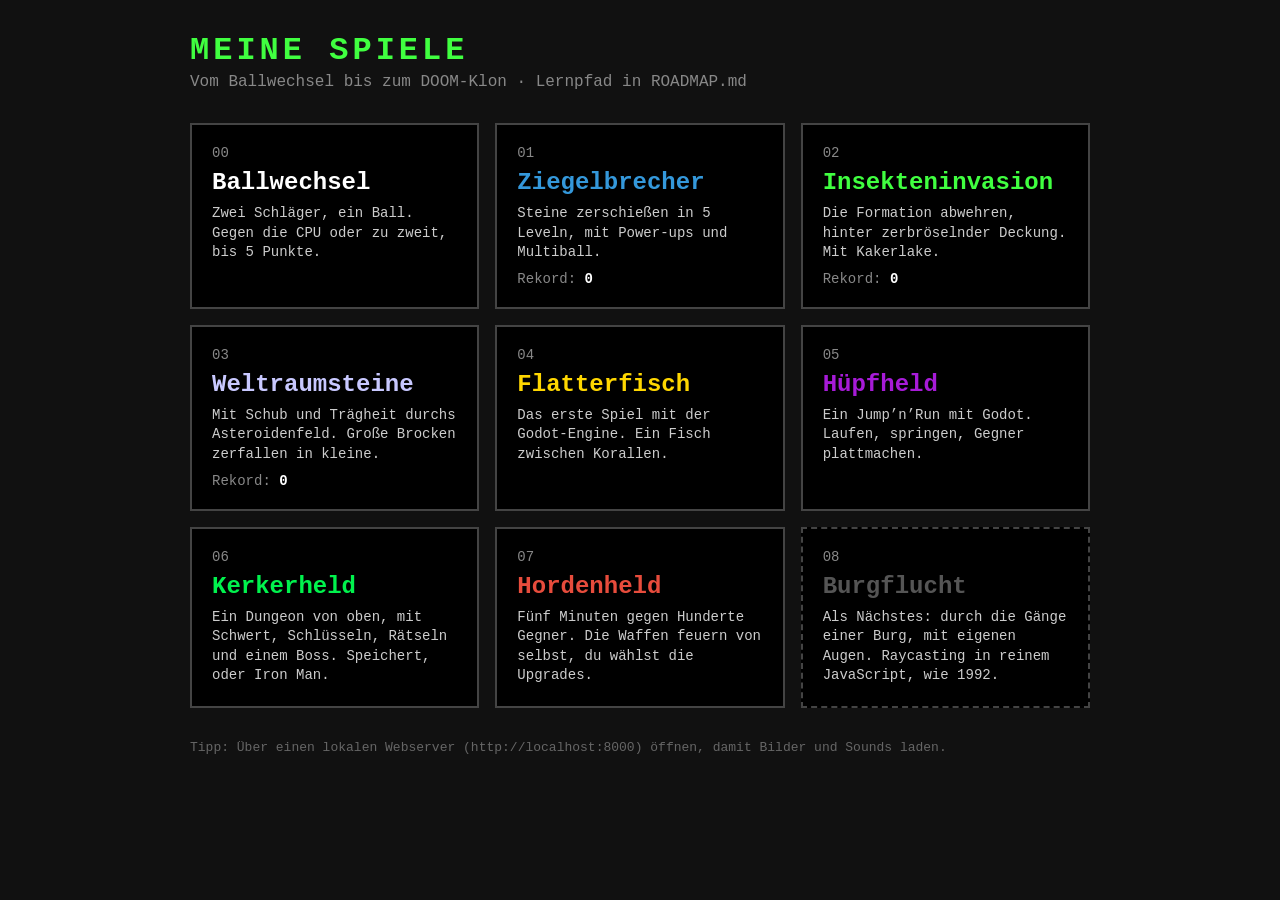
<file: index.html>
<!DOCTYPE html>
<html lang="de">
<head>
<meta charset="UTF-8">
<meta name="viewport" content="width=device-width, initial-scale=1">
<title>Meine Spiele</title>
<style>
  html, body {
    margin: 0;
    min-height: 100%;
    background: #111;
    color: #eee;
    font-family: "Courier New", monospace;
  }
  main {
    max-width: 900px;
    margin: 0 auto;
    padding: 32px 16px;
  }
  h1 {
    margin: 0 0 4px;
    color: #40ff40;
    letter-spacing: 4px;
  }
  .sub { margin: 0 0 32px; color: #888; }
  .grid {
    display: grid;
    grid-template-columns: repeat(auto-fill, minmax(260px, 1fr));
    gap: 16px;
  }
  .card {
    display: flex;
    flex-direction: column;
    gap: 8px;
    padding: 20px;
    border: 2px solid #444;
    background: #000;
    color: inherit;
    text-decoration: none;
    transition: border-color 0.15s, transform 0.15s;
  }
  .card:hover, .card:focus-visible {
    border-color: var(--accent);
    transform: translateY(-3px);
    outline: none;
  }
  .num { color: #888; font-size: 14px; }
  .name { color: var(--accent); font-size: 24px; font-weight: bold; }
  .desc { color: #ccc; font-size: 14px; line-height: 1.4; flex: 1; }
  .score { color: #888; font-size: 14px; }
  .score b { color: #fff; }
  .card.todo {
    border-style: dashed;
    color: #555;
    pointer-events: none;
  }
  .card.todo .name { color: #555; }
  footer { margin-top: 32px; color: #666; font-size: 13px; }
</style>
</head>
<body>
<main>
  <h1>MEINE SPIELE</h1>
  <p class="sub">Vom Ballwechsel bis zum DOOM-Klon · Lernpfad in ROADMAP.md</p>
  <div class="grid" id="games"></div>
  <footer>Tipp: Über einen lokalen Webserver (http://localhost:8000) öffnen, damit Bilder und Sounds laden.</footer>
</main>

<script>
// Die Spiele als Daten: Ein neues Spiel ist nur ein neuer Eintrag.
// highscoreKey = Name, unter dem das Spiel seinen Rekord in localStorage speichert (oder null).
const GAMES = [
  { num: '00', name: 'Ballwechsel', folder: '00-ballwechsel', color: '#ffffff', highscoreKey: null,
    desc: 'Zwei Schläger, ein Ball. Gegen die CPU oder zu zweit, bis 5 Punkte.' },
  { num: '01', name: 'Ziegelbrecher', folder: '01-ziegelbrecher', color: '#3498db', highscoreKey: 'ziegelbrecher-highscore',
    desc: 'Steine zerschießen in 5 Leveln, mit Power-ups und Multiball.' },
  { num: '02', name: 'Insekteninvasion', folder: '02-insekteninvasion', color: '#40ff40', highscoreKey: 'insekteninvasion-highscore',
    desc: 'Die Formation abwehren, hinter zerbröselnder Deckung. Mit Kakerlake.' },
  { num: '03', name: 'Weltraumsteine', folder: '03-weltraumsteine', color: '#c8c8ff', highscoreKey: 'weltraumsteine-highscore',
    desc: 'Mit Schub und Trägheit durchs Asteroidenfeld. Große Brocken zerfallen in kleine.' },
  { num: '04', name: 'Flatterfisch', folder: '04-flatterfisch/web', color: '#ffd700', highscoreKey: null,
    desc: 'Das erste Spiel mit der Godot-Engine. Ein Fisch zwischen Korallen.' },
  { num: '05', name: 'Hüpfheld', folder: '05-huepfheld/web', color: '#a71bd8', highscoreKey: null,
    desc: 'Ein Jump’n’Run mit Godot. Laufen, springen, Gegner plattmachen.' },
  { num: '06', name: 'Kerkerheld', folder: '06-kerkerheld/web', color: '#00f24d', highscoreKey: null,
    desc: 'Ein Dungeon von oben, mit Schwert, Schlüsseln, Rätseln und einem Boss. Speichert, oder Iron Man.' },
  { num: '07', name: 'Hordenheld', folder: '07-hordenheld/web', color: '#e74c3c', highscoreKey: null,
    desc: 'Fünf Minuten gegen Hunderte Gegner. Die Waffen feuern von selbst, du wählst die Upgrades.' },
  // folder: null = noch nicht fertig, die Karte bleibt grau und lässt sich nicht anklicken
  { num: '08', name: 'Burgflucht', folder: null, color: '#f39c12', highscoreKey: null,
    desc: 'Als Nächstes: durch die Gänge einer Burg, mit eigenen Augen. Raycasting in reinem JavaScript, wie 1992.' },
];

// localStorage kann gesperrt sein – dann eben ohne Rekord-Anzeige
function readHighscore(key) {
  try {
    return Number(localStorage.getItem(key)) || 0;
  } catch (e) {
    return 0;
  }
}

const grid = document.getElementById('games');
for (const game of GAMES) {
  const card = document.createElement(game.folder ? 'a' : 'div');
  card.className = game.folder ? 'card' : 'card todo';
  if (game.folder) card.href = game.folder + '/index.html';
  card.style.setProperty('--accent', game.color);

  let html = `<span class="num">${game.num}</span>
    <span class="name">${game.name}</span>
    <span class="desc">${game.desc}</span>`;
  if (game.highscoreKey) html += `<span class="score">Rekord: <b>${readHighscore(game.highscoreKey)}</b></span>`;
  card.innerHTML = html;
  grid.appendChild(card);
}
</script>
</body>
</html>
</file>
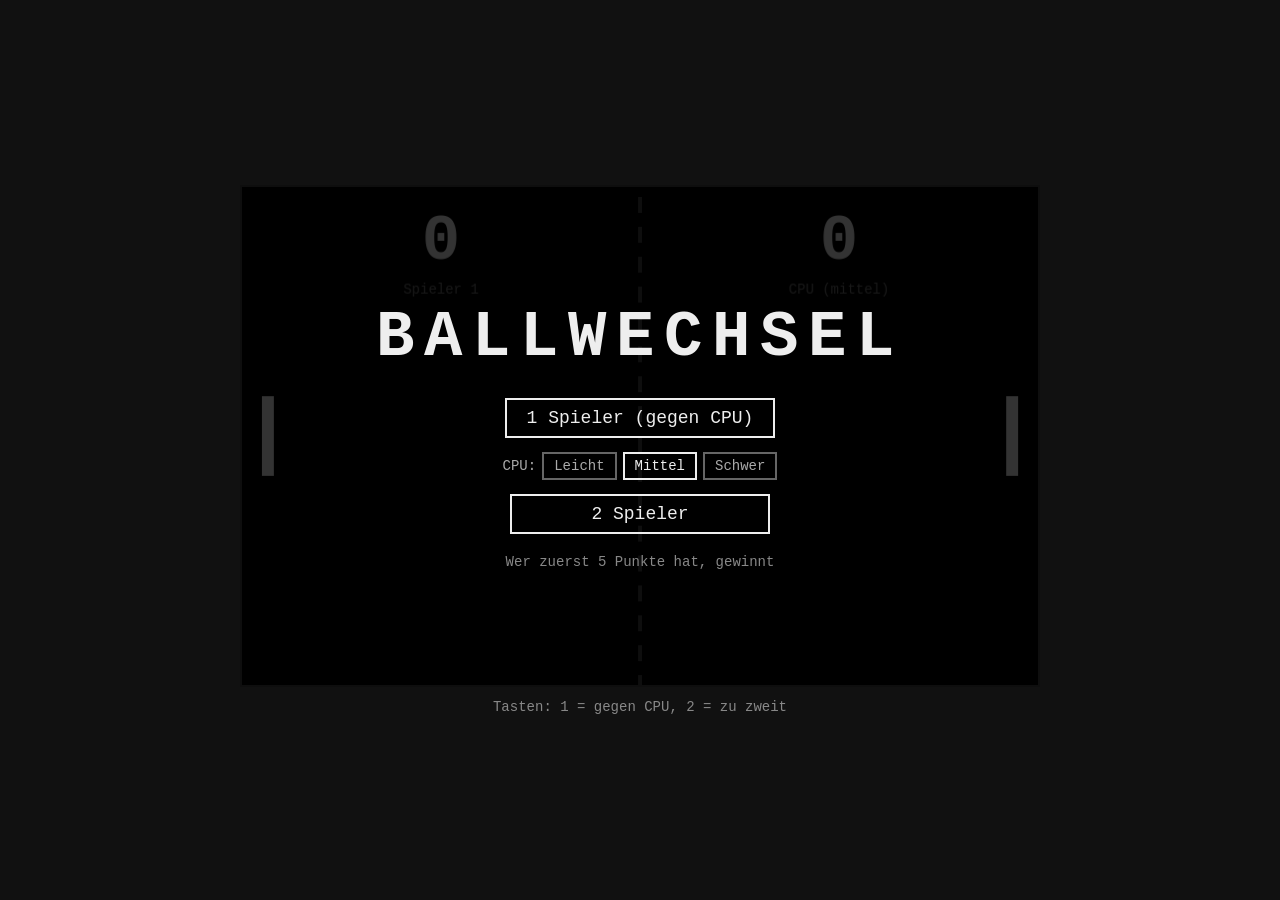
<file: 00-ballwechsel/index.html>
<!DOCTYPE html>
<html lang="de">
<head>
<meta charset="UTF-8">
<meta name="viewport" content="width=device-width, initial-scale=1">
<title>Ballwechsel</title>
<style>
  html, body {
    margin: 0;
    height: 100%;
    background: #111;
    color: #eee;
    font-family: "Courier New", monospace;
  }
  body {
    display: flex;
    flex-direction: column;
    align-items: center;
    justify-content: center;
  }
  #wrap {
    position: relative;
    width: min(800px, 96vw, 128vh);
    aspect-ratio: 8 / 5;
  }
  canvas {
    display: block;
    width: 100%;
    height: 100%;
    background: #000;
    border: 2px solid #444;
    box-sizing: border-box;
    touch-action: none;
  }
  .overlay {
    position: absolute;
    inset: 0;
    display: flex;
    flex-direction: column;
    align-items: center;
    justify-content: center;
    gap: 14px;
    background: rgba(0, 0, 0, 0.8);
  }
  .hidden { display: none; }
  h1 { font-size: min(64px, 8vw); margin: 0 0 10px; letter-spacing: 0.15em; }
  h2 { font-size: 36px; margin: 0 0 10px; }
  button {
    font: inherit;
    font-size: 18px;
    color: #eee;
    background: transparent;
    border: 2px solid #eee;
    padding: 8px 20px;
    cursor: pointer;
    min-width: 260px;
  }
  button:hover, button:focus-visible { background: #eee; color: #000; outline: none; }
  .diff { display: flex; gap: 6px; align-items: center; font-size: 14px; color: #aaa; }
  .diff button { min-width: 0; font-size: 14px; padding: 4px 10px; border-color: #666; color: #aaa; }
  .diff button.active { border-color: #eee; color: #eee; }
  .diff button:hover { background: #eee; color: #000; }
  .small { color: #888; font-size: 14px; margin: 6px 0 0; }
  .hint { margin-top: 12px; color: #888; font-size: 14px; text-align: center; padding: 0 16px; }
</style>
</head>
<body>

<div id="wrap">
  <canvas id="game" width="800" height="500"></canvas>

  <div id="menu" class="overlay">
    <h1>BALLWECHSEL</h1>
    <button data-mode="cpu">1 Spieler (gegen CPU)</button>
    <div class="diff">
      CPU:
      <button data-diff="leicht">Leicht</button>
      <button data-diff="mittel" class="active">Mittel</button>
      <button data-diff="schwer">Schwer</button>
    </div>
    <button data-mode="pvp">2 Spieler</button>
    <p class="small">Wer zuerst 5 Punkte hat, gewinnt</p>
  </div>

  <div id="over" class="overlay hidden">
    <h2 id="winner"></h2>
    <button id="again">Nochmal (Enter)</button>
    <button id="toMenu">Menü (Esc)</button>
  </div>
</div>

<div class="hint" id="hint"></div>

<script>
const canvas = document.getElementById('game');
const ctx = canvas.getContext('2d');
const W = canvas.width, H = canvas.height;

const PW = 12, PH = 80, PSPEED = 440, R = 7, WIN_SCORE = 5;
const START_SPEED = 340, MAX_SPEED = 950, SPEEDUP = 1.06, MAX_ANGLE = Math.PI / 3;

// speed: Anteil der Schlägergeschwindigkeit, error: Zielungenauigkeit in px,
// react: ab welchem Anteil des Feldes die CPU auf den Ball reagiert
const DIFFICULTY = {
  leicht: { speed: 0.5,  error: 45, react: 0.5, predict: false },
  mittel: { speed: 0.75, error: 22, react: 0.3, predict: true },
  schwer: { speed: 1.0,  error: 8,  react: 0.0, predict: true },
};

let mode = 'cpu', difficulty = 'mittel', state = 'menu', pausedFrom = null;
let serveTimer = 0, serveDir = 1, cpuError = 0, muted = false;

const left  = { x: 20,          y: (H - PH) / 2, score: 0, target: null };
const right = { x: W - 20 - PW, y: (H - PH) / 2, score: 0, target: null };
const ball  = { x: W / 2, y: H / 2, vx: 0, vy: 0, speed: START_SPEED };
const keys = {};

const menuEl = document.getElementById('menu');
const overEl = document.getElementById('over');
const hintEl = document.getElementById('hint');

// ---------- Sound ----------
let actx = null;
function beep(freq, dur) {
  if (!actx || muted) return;
  const o = actx.createOscillator(), g = actx.createGain();
  o.type = 'square';
  o.frequency.value = freq;
  g.gain.setValueAtTime(0.05, actx.currentTime);
  g.gain.exponentialRampToValueAtTime(0.0001, actx.currentTime + dur);
  o.connect(g).connect(actx.destination);
  o.start();
  o.stop(actx.currentTime + dur);
}

// ---------- Spielablauf ----------
function startGame(m) {
  mode = m;
  try { actx = actx || new (window.AudioContext || window.webkitAudioContext)(); } catch (e) {}
  left.score = right.score = 0;
  left.y = right.y = (H - PH) / 2;
  left.target = right.target = null;
  menuEl.classList.add('hidden');
  overEl.classList.add('hidden');
  if (document.activeElement) document.activeElement.blur();
  updateHint();
  serve(Math.random() < 0.5 ? -1 : 1);
}

function serve(dir) {
  ball.x = W / 2; ball.y = H / 2;
  ball.vx = ball.vy = 0;
  serveDir = dir;
  serveTimer = 1.0;
  state = 'serve';
}

function launch() {
  const ang = (Math.random() * 2 - 1) * Math.PI / 6;
  ball.speed = START_SPEED;
  ball.vx = serveDir * ball.speed * Math.cos(ang);
  ball.vy = ball.speed * Math.sin(ang);
  newCpuError();
  state = 'play';
}

function point(scorer, nextDir) {
  scorer.score++;
  beep(150, 0.3);
  if (scorer.score >= WIN_SCORE) {
    state = 'over';
    const name = scorer === left ? 'Spieler 1' : (mode === 'cpu' ? 'Die CPU' : 'Spieler 2');
    document.getElementById('winner').textContent = name + ' gewinnt!';
    overEl.classList.remove('hidden');
  } else {
    serve(nextDir);
  }
}

function showMenu() {
  state = 'menu';
  overEl.classList.add('hidden');
  menuEl.classList.remove('hidden');
  hintEl.textContent = 'Tasten: 1 = gegen CPU, 2 = zu zweit';
}

function togglePause() {
  if (state === 'paused') { state = pausedFrom; }
  else if (state === 'play' || state === 'serve') { pausedFrom = state; state = 'paused'; }
}

function updateHint() {
  const controls = mode === 'cpu'
    ? 'Steuerung: W / S oder ↑ / ↓ (oder Maus)'
    : 'Spieler 1: W / S · Spieler 2: ↑ / ↓';
  hintEl.textContent = controls + ' · Leertaste: Pause · M: Ton an/aus · Esc: Menü';
}

// ---------- Schläger ----------
function clampPaddle(p) {
  p.y = Math.max(0, Math.min(H - PH, p.y));
}

function moveToward(p, targetCenter, speed, dt) {
  const diff = targetCenter - (p.y + PH / 2);
  const step = speed * dt;
  p.y += Math.abs(diff) <= step ? diff : Math.sign(diff) * step;
  clampPaddle(p);
}

function controlHuman(p, upKeys, downKeys, dt) {
  let dir = 0;
  if (upKeys.some(k => keys[k])) dir -= 1;
  if (downKeys.some(k => keys[k])) dir += 1;
  if (dir !== 0) {
    p.target = null;
    p.y += dir * PSPEED * dt;
    clampPaddle(p);
  } else if (p.target !== null) {
    moveToward(p, p.target, PSPEED, dt);
  }
}

function newCpuError() {
  cpuError = (Math.random() * 2 - 1) * DIFFICULTY[difficulty].error;
}

// Wo wird der Ball bei x ankommen? (inkl. Abprallen an Ober-/Unterkante)
function predictY(x) {
  const t = (x - ball.x) / ball.vx;
  const min = R, span = H - 2 * R, period = 2 * span;
  let y = ball.y + ball.vy * t - min;
  y = ((y % period) + period) % period;
  if (y > span) y = period - y;
  return y + min;
}

function controlCpu(p, dt) {
  const d = DIFFICULTY[difficulty];
  let target = H / 2;
  if (state === 'play' && ball.vx > 0 && ball.x > W * d.react) {
    target = (d.predict ? predictY(p.x) : ball.y) + cpuError;
  }
  if (Math.abs(target - (p.y + PH / 2)) > 4) moveToward(p, target, PSPEED * d.speed, dt);
}

// ---------- Ball ----------
function hits(p) {
  return ball.x - R < p.x + PW && ball.x + R > p.x &&
         ball.y + R > p.y && ball.y - R < p.y + PH;
}

function bounce(p, dir) {
  const rel = Math.max(-1, Math.min(1, (ball.y - (p.y + PH / 2)) / (PH / 2 + R)));
  const ang = rel * MAX_ANGLE;
  ball.speed = Math.min(MAX_SPEED, ball.speed * SPEEDUP);
  ball.vx = dir * ball.speed * Math.cos(ang);
  ball.vy = ball.speed * Math.sin(ang);
  ball.x = dir > 0 ? p.x + PW + R : p.x - R;
  newCpuError();
  beep(520, 0.05);
}

// gibt true zurück, wenn ein Punkt gefallen ist
function stepBall(h) {
  ball.x += ball.vx * h;
  ball.y += ball.vy * h;

  if (ball.y - R < 0)      { ball.y = R;     ball.vy =  Math.abs(ball.vy); beep(300, 0.04); }
  else if (ball.y + R > H) { ball.y = H - R; ball.vy = -Math.abs(ball.vy); beep(300, 0.04); }

  if (ball.vx < 0 && ball.x > left.x && hits(left)) bounce(left, 1);
  else if (ball.vx > 0 && ball.x < right.x + PW && hits(right)) bounce(right, -1);

  if (ball.x + R < 0) { point(right, -1); return true; }
  if (ball.x - R > W) { point(left, 1);   return true; }
  return false;
}

// ---------- Hauptschleife ----------
function update(dt) {
  if (state !== 'play' && state !== 'serve') return;

  if (mode === 'cpu') {
    controlHuman(left, ['KeyW', 'ArrowUp'], ['KeyS', 'ArrowDown'], dt);
    controlCpu(right, dt);
  } else {
    controlHuman(left, ['KeyW'], ['KeyS'], dt);
    controlHuman(right, ['ArrowUp'], ['ArrowDown'], dt);
  }

  if (state === 'serve') {
    serveTimer -= dt;
    if (serveTimer <= 0) launch();
    return;
  }

  // kleine Teilschritte, damit der schnelle Ball nicht durch Schläger "tunnelt"
  const steps = Math.ceil(dt / (1 / 240));
  for (let i = 0; i < steps; i++) {
    if (stepBall(dt / steps)) break;
  }
}

function draw() {
  ctx.fillStyle = '#000';
  ctx.fillRect(0, 0, W, H);

  ctx.fillStyle = '#444';
  for (let y = 10; y < H; y += 30) ctx.fillRect(W / 2 - 2, y, 4, 16);

  ctx.fillStyle = '#fff';
  ctx.textAlign = 'center';
  ctx.textBaseline = 'top';
  ctx.font = 'bold 64px "Courier New", monospace';
  ctx.fillText(left.score, W / 4, 24);
  ctx.fillText(right.score, W * 3 / 4, 24);

  ctx.fillStyle = '#777';
  ctx.font = '14px "Courier New", monospace';
  ctx.fillText('Spieler 1', W / 4, 96);
  ctx.fillText(mode === 'cpu' ? 'CPU (' + difficulty + ')' : 'Spieler 2', W * 3 / 4, 96);

  ctx.fillStyle = '#fff';
  ctx.fillRect(left.x, left.y, PW, PH);
  ctx.fillRect(right.x, right.y, PW, PH);
  if (state !== 'menu') ctx.fillRect(ball.x - R, ball.y - R, R * 2, R * 2);

  if (state === 'paused') {
    ctx.fillStyle = 'rgba(0, 0, 0, 0.6)';
    ctx.fillRect(0, 0, W, H);
    ctx.fillStyle = '#fff';
    ctx.textBaseline = 'middle';
    ctx.font = 'bold 48px "Courier New", monospace';
    ctx.fillText('PAUSE', W / 2, H / 2);
    ctx.font = '16px "Courier New", monospace';
    ctx.fillText('Leertaste zum Weiterspielen', W / 2, H / 2 + 44);
  }
}

let last = performance.now();
function loop(now) {
  const dt = Math.min((now - last) / 1000, 0.05);
  last = now;
  update(dt);
  draw();
  requestAnimationFrame(loop);
}

// ---------- Eingaben ----------
document.addEventListener('keydown', e => {
  keys[e.code] = true;
  if (['ArrowUp', 'ArrowDown', 'Space'].includes(e.code)) e.preventDefault();

  if (state === 'menu') {
    if (e.code === 'Digit1' || e.code === 'Numpad1') startGame('cpu');
    if (e.code === 'Digit2' || e.code === 'Numpad2') startGame('pvp');
  } else if (state === 'over') {
    if (e.code === 'Enter') startGame(mode);
    if (e.code === 'Escape') showMenu();
  } else {
    if (e.code === 'Space' || e.code === 'KeyP') togglePause();
    if (e.code === 'Escape') showMenu();
  }
  if (e.code === 'KeyM') muted = !muted;
});
document.addEventListener('keyup', e => { keys[e.code] = false; });

window.addEventListener('blur', () => {
  for (const k in keys) keys[k] = false;
  if (state === 'play' || state === 'serve') togglePause();
});

// Maus (gegen CPU) bzw. Touch (links/rechts getrennt bei 2 Spielern)
function onPointer(e) {
  if (e.pointerType === 'mouse' && mode !== 'cpu') return;
  const r = canvas.getBoundingClientRect();
  const x = (e.clientX - r.left) * W / r.width;
  const y = (e.clientY - r.top) * H / r.height;
  if (mode === 'cpu' || x < W / 2) left.target = y;
  else right.target = y;
}
canvas.addEventListener('pointermove', onPointer);
canvas.addEventListener('pointerdown', onPointer);

document.querySelectorAll('[data-mode]').forEach(b =>
  b.addEventListener('click', () => startGame(b.dataset.mode)));

document.querySelectorAll('[data-diff]').forEach(b =>
  b.addEventListener('click', () => {
    difficulty = b.dataset.diff;
    document.querySelectorAll('[data-diff]').forEach(o => o.classList.toggle('active', o === b));
  }));

document.getElementById('again').addEventListener('click', () => startGame(mode));
document.getElementById('toMenu').addEventListener('click', showMenu);

showMenu();
requestAnimationFrame(loop);
</script>
</body>
</html>
</file>
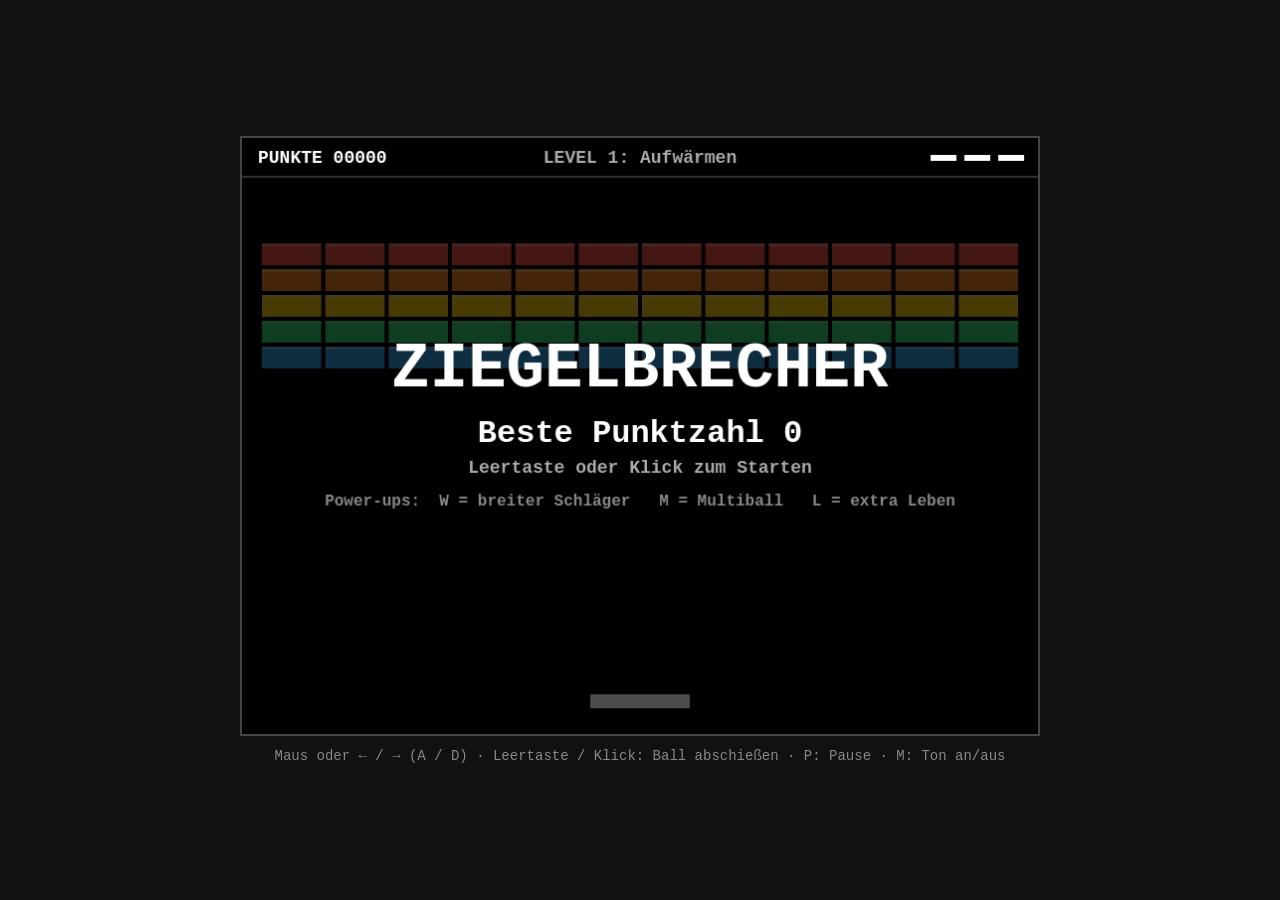
<file: 01-ziegelbrecher/index.html>
<!DOCTYPE html>
<html lang="de">
<head>
<meta charset="UTF-8">
<meta name="viewport" content="width=device-width, initial-scale=1">
<title>Ziegelbrecher</title>
<style>
  html, body {
    margin: 0;
    height: 100%;
    background: #111;
    color: #eee;
    font-family: "Courier New", monospace;
  }
  body {
    display: flex;
    flex-direction: column;
    align-items: center;
    justify-content: center;
  }
  canvas {
    display: block;
    width: min(800px, 96vw, 120vh);
    aspect-ratio: 4 / 3;
    background: #000;
    border: 2px solid #444;
    box-sizing: border-box;
    touch-action: none;
    cursor: none;
  }
  .hint { margin-top: 12px; color: #888; font-size: 14px; text-align: center; padding: 0 16px; }
</style>
</head>
<body>

<canvas id="game" width="800" height="600"></canvas>
<div class="hint">
  Maus oder ← / → (A / D) · Leertaste / Klick: Ball abschießen · P: Pause · M: Ton an/aus
</div>

<script>
const canvas = document.getElementById('game');
const ctx = canvas.getContext('2d');
const W = canvas.width, H = canvas.height;

// ---------- Einstellungen ----------
const HUD_H = 40;
const COLS = 12, BRICK_H = 22, GAP = 4, SIDE = 20, TOP = HUD_H + 40;
const BRICK_W = (W - 2 * SIDE - (COLS - 1) * GAP) / COLS;
const PADDLE_W = 100, PADDLE_W_WIDE = 160, PADDLE_H = 14, PADDLE_Y = H - 40, WIDE_TIME = 12, PADDLE_SPEED = 600;
const R = 6, BALL_START = 360, BALL_MAX = 650, BALL_SPEEDUP = 1.015, MAX_ANGLE = Math.PI / 3;
const START_LIVES = 3, DROP_CHANCE = 0.15, DROP_SPEED = 160, MAX_BALLS = 13, SLOW_TIME = 7, SLOW_FACTOR = 3, LIFE_BONUS = 100;

// ---------- Level als Daten ----------
// Jeder Buchstabe ist ein Stein, '.' ist eine Lücke. Ein neues Level braucht keinen neuen Code.
const BRICK_TYPES = {
  B: { color: '#3498db', hits: 1, points: 10 },
  G: { color: '#2ecc71', hits: 1, points: 20 },
  Y: { color: '#f1c40f', hits: 1, points: 30 },
  O: { color: '#e67e22', hits: 1, points: 40 },
  R: { color: '#e74c3c', hits: 1, points: 50 },
  S: { color: '#bdc3c7', hits: 2, points: 80 },        // Silber: zwei Treffer
  D: { color: '#ffd700', hits: 3, points: 150 },       // Gold: drei Treffer
  X: { color: '#555555', hits: Infinity, points: 0 },  // unzerstörbar
};

const LEVELS = [
  { name: 'Aufwärmen', rows: [
    '............',
    'RRRRRRRRRRRR',
    'OOOOOOOOOOOO',
    'YYYYYYYYYYYY',
    'GGGGGGGGGGGG',
    'BBBBBBBBBBBB',
  ]},
  { name: 'Diamant', rows: [
    '.....SS.....',
    '....RRRR....',
    '...OOOOOO...',
    '..YYYYYYYY..',
    '.GGGGGGGGGG.',
    'SBBBBBBBBBBS',
    '.GGGGGGGGGG.',
    '..YYYYYYYY..',
    '...OOOOOO...',
    '....RRRR....',
  ]},
  { name: 'Festung', rows: [
    'BBBBBBBBBBBB',
    'SSSSSSSSSSSS',
    'GGGG.XX.GGGG',
    'YYYY.XX.YYYY',
    'OOOOXOOXOOOO',
    'RRRR....RRRR',
    'BXX......XXB',
  ]},
  { name: 'Siegfried', rows: [
    '.DDDD..RRRR.',
    'D......O...O',
    'D......O...O',
    '.DDD...YYYY.',
    '....D..G...G',
    '....D..G...G',
    'DDDD...BBBB.',
  ]},
  { name: 'Zum Lächeln', rows: [
    '............',
    '..GG....GG..',
    '..GG....GG..',
    '............',
    '.B........B.',
    '..B......B..',
    '...BBBBBB...',
  ]},
];

const POWERUPS = {
  W: { color: '#2ecc71', name: 'Breiter Schläger!' , weight: 4},
  M: { color: '#3498db', name: 'Multiball!' , weight: 3},
  L: { color: '#ff033e', name: 'Extraleben!' , weight: 1},
  S: { color: '#ffbf00', name: 'Langsam!' , weight: 1},
};

// ---------- Spielzustand ----------
let state = 'title', pausedFrom = null;
let levelIndex = 0, score = 0, lives = START_LIVES, muted = false;
let bricks = [], balls = [], drops = [], particles = [], toast = null;
const paddle = { x: (W - PADDLE_W) / 2, w: PADDLE_W, wideTimer: 0 };
const keys = {};
let mouseX = null;
let slowtime = 0;

let highscore = loadHighscore();
let lifeBonus = 0;   // damit der Sieg-Bildschirm den Bonus anzeigen kann

// ---------- Sound ----------
let actx = null;
function ensureAudio() {
  try { actx = actx || new (window.AudioContext || window.webkitAudioContext)(); } catch (e) {}
}
function beep(freq, dur, type = 'square') {
  if (!actx || muted) return;
  const o = actx.createOscillator(), g = actx.createGain();
  o.type = type;
  o.frequency.value = freq;
  g.gain.setValueAtTime(0.05, actx.currentTime);
  g.gain.exponentialRampToValueAtTime(0.0001, actx.currentTime + dur);
  o.connect(g).connect(actx.destination);
  o.start();
  o.stop(actx.currentTime + dur);
}

// ---------- HiScore ----------
// localStorage kann gesperrt sein (privater Modus, blockierte Cookies, data:-URLs) und wirft
// dann einen Fehler. try/catch fängt ihn ab: Das Spiel läuft weiter, nur ohne gespeicherten Highscore.
function loadHighscore() {
  try {
    return Number(localStorage.getItem('ziegelbrecher-highscore')) || 0;
  } catch (e) {
    return 0;
  }
}

function saveHighscore() {
  if (score > highscore) {
    highscore = score;
    try { localStorage.setItem('ziegelbrecher-highscore', highscore); } catch (e) {}
  }
}

// ---------- Spielablauf ----------
function newGame() {
  score = 0;
  lives = START_LIVES;
  particles = [];
  loadLevel(0);
}

function loadLevel(i) {
  levelIndex = i;
  bricks = [];
  LEVELS[i].rows.forEach((row, r) => {
    [...row].forEach((ch, c) => {
      const type = BRICK_TYPES[ch];
      if (!type) return;
      bricks.push({
        x: SIDE + c * (BRICK_W + GAP),
        y: TOP + r * (BRICK_H + GAP),
        w: BRICK_W, h: BRICK_H,
        type: ch, hits: type.hits,
      });
    });
  });
  resetRound();
}

// Neuer Ball auf dem Schläger, Power-ups weg (nach Levelstart oder verlorenem Leben)
function resetRound() {
  balls = [{ x: 0, y: 0, vx: 0, vy: 0, speed: BALL_START }];
  drops = [];
  paddle.wideTimer = 0;
  slowtime = 0;
  setPaddleWidth(PADDLE_W);
  state = 'ready';
}

function launch() {
  const b = balls[0];
  const ang = (Math.random() * 2 - 1) * Math.PI / 9;
  b.vx = b.speed * Math.sin(ang);
  b.vy = -b.speed * Math.cos(ang);
  state = 'play';
}

function loseLife() {
  lives--;
  beep(110, 0.5, 'sawtooth');
  if (lives <= 0) {
    state = 'gameover';
    saveHighscore();
  } else {
    resetRound();
  }
}

function levelCleared() {
  beep(660, 0.1); setTimeout(() => beep(880, 0.2), 100);
  if (levelIndex === LEVELS.length - 1) {
    lifeBonus = lives * LIFE_BONUS;
    score += lifeBonus;
    saveHighscore();
    state = 'won';
  } else {
    state = 'levelclear';
  }
}

function randomPowerup() {
  const total = Object.values(POWERUPS).reduce((sum, p) => sum + p.weight, 0);
  let r = Math.random() * total;            // z. B. 5.3
  for (const [kind, p] of Object.entries(POWERUPS)) {
    if (r < p.weight) return kind;           // liegt r in diesem Abschnitt?
    r -= p.weight;                           // nein → Abschnitt abziehen, weiter
  }
}

// Leertaste / Klick: macht je nach Zustand etwas anderes
function action() {
  ensureAudio();
  if (state === 'title' || state === 'gameover' || state === 'won') newGame();
  else if (state === 'ready') launch();
  else if (state === 'levelclear') loadLevel(levelIndex + 1);
}

function togglePause() {
  if (state === 'paused') state = pausedFrom;
  else if (state === 'play' || state === 'ready') { pausedFrom = state; state = 'paused'; }
}

// ---------- Schläger ----------
function setPaddleWidth(w) {
  const center = paddle.x + paddle.w / 2;
  paddle.w = w;
  paddle.x = Math.max(0, Math.min(W - w, center - w / 2));
}

function movePaddle(dt) {
  let dir = 0;
  if (keys.ArrowLeft || keys.KeyA) dir -= 1;
  if (keys.ArrowRight || keys.KeyD) dir += 1;
  if (dir !== 0) {
    mouseX = null;
    paddle.x += dir * PADDLE_SPEED * dt;
  } else if (mouseX !== null) {
    paddle.x = mouseX - paddle.w / 2;
  }
  paddle.x = Math.max(0, Math.min(W - paddle.w, paddle.x));
}

// ---------- Kollision ----------
function overlaps(b, rect) {
  return b.x + R > rect.x && b.x - R < rect.x + rect.w &&
         b.y + R > rect.y && b.y - R < rect.y + rect.h;
}

function hitBrick(b) {
  return bricks.find(br => overlaps(b, br));
}

function damageBrick(brick) {
  if (brick.hits === Infinity) { beep(200, 0.05, 'triangle'); return; }
  brick.hits--;
  if (brick.hits > 0) { beep(500, 0.05); return; }

  const type = BRICK_TYPES[brick.type];
  bricks.splice(bricks.indexOf(brick), 1);
  score += type.points;
  beep(400 + type.points * 6, 0.05);
  burst(brick.x + brick.w / 2, brick.y + brick.h / 2, type.color);

  if (Math.random() < DROP_CHANCE) {
    drops.push({ x: brick.x + brick.w / 2, y: brick.y + brick.h / 2, kind: randomPowerup() });
  }
}

function bouncePaddle(b) {
  const center = paddle.x + paddle.w / 2;
  const rel = Math.max(-1, Math.min(1, (b.x - center) / (paddle.w / 2 + R)));
  const ang = rel * MAX_ANGLE;
  b.speed = Math.min(BALL_MAX, b.speed * BALL_SPEEDUP);
  b.vx = b.speed * Math.sin(ang);
  b.vy = -b.speed * Math.cos(ang);
  b.y = PADDLE_Y - R;
  beep(260, 0.05);
}

// Bewegt einen Ball um einen kleinen Zeitschritt. Erst x, dann y –
// so wissen wir, an welcher Seite ein Stein getroffen wurde.
// Gibt false zurück, wenn der Ball unten herausgefallen ist.
function stepBall(b, h) {
  const speedFactor = slowtime > 0 ? 1 / SLOW_FACTOR : 1;

  b.x += b.vx * h * speedFactor;
  if (b.x - R < 0)     { b.x = R;     b.vx =  Math.abs(b.vx); beep(320, 0.03); }
  else if (b.x + R > W) { b.x = W - R; b.vx = -Math.abs(b.vx); beep(320, 0.03); }
  let brick = hitBrick(b);
  if (brick) {
    b.x = b.vx > 0 ? brick.x - R : brick.x + brick.w + R;
    b.vx = -b.vx;
    damageBrick(brick);
  }

  b.y += b.vy * h * speedFactor;
  if (b.y - R < HUD_H) { b.y = HUD_H + R; b.vy = Math.abs(b.vy); beep(320, 0.03); }
  brick = hitBrick(b);
  if (brick) {
    b.y = b.vy > 0 ? brick.y - R : brick.y + brick.h + R;
    b.vy = -b.vy;
    damageBrick(brick);
  }

  const paddleRect = { x: paddle.x, y: PADDLE_Y, w: paddle.w, h: PADDLE_H };
  if (b.vy > 0 && b.y < PADDLE_Y + PADDLE_H / 2 && overlaps(b, paddleRect)) bouncePaddle(b);

  return b.y - R < H;
}

// ---------- Power-ups ----------
function applyPowerup(kind) {
  if (kind === 'W') {
    setPaddleWidth(PADDLE_W_WIDE);
    paddle.wideTimer = WIDE_TIME;
  } else if (kind === 'L') {
    lives++;
  } else if (kind === 'S') {
    slowtime = SLOW_TIME;
  } else if (kind === 'M') {
    const extra = [];
    for (const b of balls) {
      for (const a of [-0.35, 0.35]) {
        if (balls.length + extra.length >= MAX_BALLS) break;
        extra.push({
          x: b.x, y: b.y, speed: b.speed,
          vx: b.vx * Math.cos(a) - b.vy * Math.sin(a),
          vy: b.vx * Math.sin(a) + b.vy * Math.cos(a),
        });
      }
    }
    balls.push(...extra);
  }
  toast = { text: POWERUPS[kind].name, t: 1.2 };
  beep(700, 0.08); setTimeout(() => beep(1050, 0.12), 80);
}

function updateDrops(dt) {
  const paddleRect = { x: paddle.x, y: PADDLE_Y, w: paddle.w, h: PADDLE_H };
  drops = drops.filter(d => {
    d.y += DROP_SPEED * dt;
    const rect = { x: d.x - 18, y: d.y - 7, w: 36, h: 14 };
    const caught = rect.x < paddleRect.x + paddleRect.w && rect.x + rect.w > paddleRect.x &&
                   rect.y < paddleRect.y + paddleRect.h && rect.y + rect.h > paddleRect.y;
    if (caught) applyPowerup(d.kind);
    return !caught && d.y < H + 10;
  });
}

// ---------- Partikel (kleine Splitter beim Zerbrechen) ----------
function burst(x, y, color) {
  for (let i = 0; i < 10; i++) {
    const a = Math.random() * Math.PI * 2, s = 60 + Math.random() * 160;
    particles.push({ x, y, vx: Math.cos(a) * s, vy: Math.sin(a) * s, life: 0.6, color });
  }
}

function updateParticles(dt) {
  particles = particles.filter(p => {
    p.x += p.vx * dt;
    p.y += p.vy * dt;
    p.vy += 600 * dt;
    p.life -= dt;
    return p.life > 0;
  });
}

// ---------- Hauptschleife ----------
function update(dt) {
  if (state === 'paused') return;
  updateParticles(dt);
  if (toast && (toast.t -= dt) <= 0) toast = null;
  if (state !== 'ready' && state !== 'play') return;

  movePaddle(dt);

  if (state === 'ready') {
    balls[0].x = paddle.x + paddle.w / 2;
    balls[0].y = PADDLE_Y - R;
    return;
  }

  if (paddle.wideTimer > 0 && (paddle.wideTimer -= dt) <= 0) setPaddleWidth(PADDLE_W);
  if (slowtime > 0) slowtime -= dt;

  // kleine Teilschritte gegen „Tunneln“ (wie bei Ballwechsel)
  const steps = Math.ceil(dt / (1 / 240));
  for (let i = 0; i < steps; i++) {
    balls = balls.filter(b => stepBall(b, dt / steps));
  }
  updateDrops(dt);

  if (bricks.every(b => b.hits === Infinity)) levelCleared();
  else if (balls.length === 0) loseLife();
}

// Farbe für ein Power-up mit Timer: Power-up-Farbe, solange es wirkt,
// in den letzten 2 Sekunden im Wechsel mit Weiß (8× pro Sekunde), danach Weiß
function timerColor(timer, color) {
  const blink = timer > 0 && timer < 2 && Math.floor(timer * 8) % 2 === 0;
  return timer > 0 && !blink ? color : '#fff';
}

function drawText(text, x, y, size, color = '#fff') {
  ctx.fillStyle = color;
  ctx.font = `bold ${size}px "Courier New", monospace`;
  ctx.fillText(text, x, y);
}

function drawOverlay(lines) {
  ctx.fillStyle = 'rgba(0, 0, 0, 0.7)';
  ctx.fillRect(0, HUD_H, W, H - HUD_H);
  ctx.textAlign = 'center';
  ctx.textBaseline = 'middle';
  let y = H / 2 - (lines.length - 1) * 22;
  for (const [text, size, color] of lines) {
    drawText(text, W / 2, y, size, color);
    y += size >= 40 ? 64 : 34;
  }
}

function draw() {
  ctx.fillStyle = '#000';
  ctx.fillRect(0, 0, W, H);

  // HUD
  ctx.textBaseline = 'middle';
  ctx.textAlign = 'left';
  drawText('PUNKTE ' + String(score).padStart(5, '0'), 16, HUD_H / 2, 18);
  ctx.textAlign = 'center';
  drawText(`LEVEL ${levelIndex + 1}: ${LEVELS[levelIndex].name}`, W / 2, HUD_H / 2, 18, '#aaa');
  for (let i = 0; i < lives; i++) {
    ctx.fillStyle = '#fff';
    ctx.fillRect(W - 40 - i * 34, HUD_H / 2 - 3, 26, 6);
  }
  ctx.fillStyle = '#333';
  ctx.fillRect(0, HUD_H - 2, W, 2);

  // Steine
  for (const br of bricks) {
    const damaged = br.type === 'S' && br.hits === 1;
    ctx.fillStyle = damaged ? '#6c7a7d' : BRICK_TYPES[br.type].color;
    ctx.fillRect(br.x, br.y, br.w, br.h);
    ctx.fillStyle = 'rgba(255, 255, 255, 0.25)';
    ctx.fillRect(br.x, br.y, br.w, 3);
    if (br.type === 'X') {
      ctx.strokeStyle = '#888';
      ctx.lineWidth = 2;
      ctx.strokeRect(br.x + 3, br.y + 3, br.w - 6, br.h - 6);
    }
  }

  // Power-up-Kapseln
  ctx.textAlign = 'center';
  ctx.textBaseline = 'middle';
  for (const d of drops) {
    ctx.fillStyle = POWERUPS[d.kind].color;
    ctx.fillRect(d.x - 18, d.y - 7, 36, 14);
    drawText(d.kind, d.x, d.y + 1, 13, '#000');
  }

  // Schläger: grün, solange er breit ist; blinkt kurz vor Ablauf
  ctx.fillStyle = timerColor(paddle.wideTimer, POWERUPS.W.color);
  ctx.fillRect(paddle.x, PADDLE_Y, paddle.w, PADDLE_H);

  // Bälle: in der Slow-Farbe, solange sie langsam sind; blinken kurz vor Ablauf
  if (state === 'ready' || state === 'play' || state === 'paused') {
    ctx.fillStyle = timerColor(slowtime, POWERUPS.S.color);
    for (const b of balls) ctx.fillRect(b.x - R, b.y - R, R * 2, R * 2);
  }

  for (const p of particles) {
    ctx.globalAlpha = Math.max(0, p.life / 0.6);
    ctx.fillStyle = p.color;
    ctx.fillRect(p.x - 2, p.y - 2, 4, 4);
  }
  ctx.globalAlpha = 1;

  if (toast) {
    ctx.globalAlpha = Math.min(1, toast.t * 2);
    ctx.textAlign = 'center';
    drawText(toast.text, W / 2, H - 110, 24);
    ctx.globalAlpha = 1;
  }

  // Meldungen je nach Zustand
  if (state === 'title') {
    drawOverlay([
      ['ZIEGELBRECHER', 64],
      ['Beste Punktzahl ' + highscore , 32],
      ['Leertaste oder Klick zum Starten', 18, '#aaa'],
      ['Power-ups:  W = breiter Schläger   M = Multiball   L = extra Leben', 16, '#888'],
    ]);
  } else if (state === 'ready') {
    ctx.textAlign = 'center';
    drawText('Leertaste / Klick: Ball abschießen', W / 2, H - 110, 16, '#888');
  } else if (state === 'paused') {
    drawOverlay([['PAUSE', 48], ['P zum Weiterspielen', 18, '#aaa']]);
  } else if (state === 'levelclear') {
    drawOverlay([
      [`LEVEL ${levelIndex + 1} GESCHAFFT!`, 44],
      [`Weiter mit Level ${levelIndex + 2}: ${LEVELS[levelIndex + 1].name}`, 18, '#aaa'],
      ['Leertaste / Klick', 16, '#888'],
    ]);
  } else if (state === 'gameover') {
    drawOverlay([
      ['GAME OVER', 56],
      [`Punkte: ${score}`, 22],
      ['Leertaste / Klick: neues Spiel', 16, '#888'],
    ]);
  } else if (state === 'won') {
    drawOverlay([
      ['ALLE LEVEL GESCHAFFT!', 44],
      [`Punkte: ${score}  ·  Leben übrig: ${lives}`, 22],
      [`Bonus: ${lives} Leben × ${LIFE_BONUS} = ${lifeBonus}`, 18, '#aaa'], 
      ['Leertaste / Klick: neues Spiel', 16, '#888'],
    ]);
  }
}

let last = performance.now();
function loop(now) {
  const dt = Math.min((now - last) / 1000, 0.05);
  last = now;
  update(dt);
  draw();
  requestAnimationFrame(loop);
}

// ---------- Eingaben ----------
document.addEventListener('keydown', e => {
  keys[e.code] = true;
  if (['ArrowLeft', 'ArrowRight', 'Space'].includes(e.code)) e.preventDefault();
  if (e.repeat) return;

  if (e.code === 'Space' || e.code === 'Enter') action();
  if (e.code === 'KeyP' || e.code === 'Escape') togglePause();
  if (e.code === 'KeyM') muted = !muted;
  // Entwickler-Abkürzung zum Testen: N räumt das aktuelle Level ab
  if (e.code === 'KeyN' && (state === 'play' || state === 'ready')) {
    bricks = bricks.filter(b => b.hits === Infinity);
    levelCleared();
  }
});
document.addEventListener('keyup', e => { keys[e.code] = false; });

window.addEventListener('blur', () => {
  for (const k in keys) keys[k] = false;
  if (state === 'play') togglePause();
});

function pointerToCanvasX(e) {
  const r = canvas.getBoundingClientRect();
  return (e.clientX - r.left) * W / r.width;
}
canvas.addEventListener('pointermove', e => { mouseX = pointerToCanvasX(e); });
canvas.addEventListener('pointerdown', e => { mouseX = pointerToCanvasX(e); action(); });

loadLevel(0);
state = 'title';
requestAnimationFrame(loop);
</script>
</body>
</html>
</file>
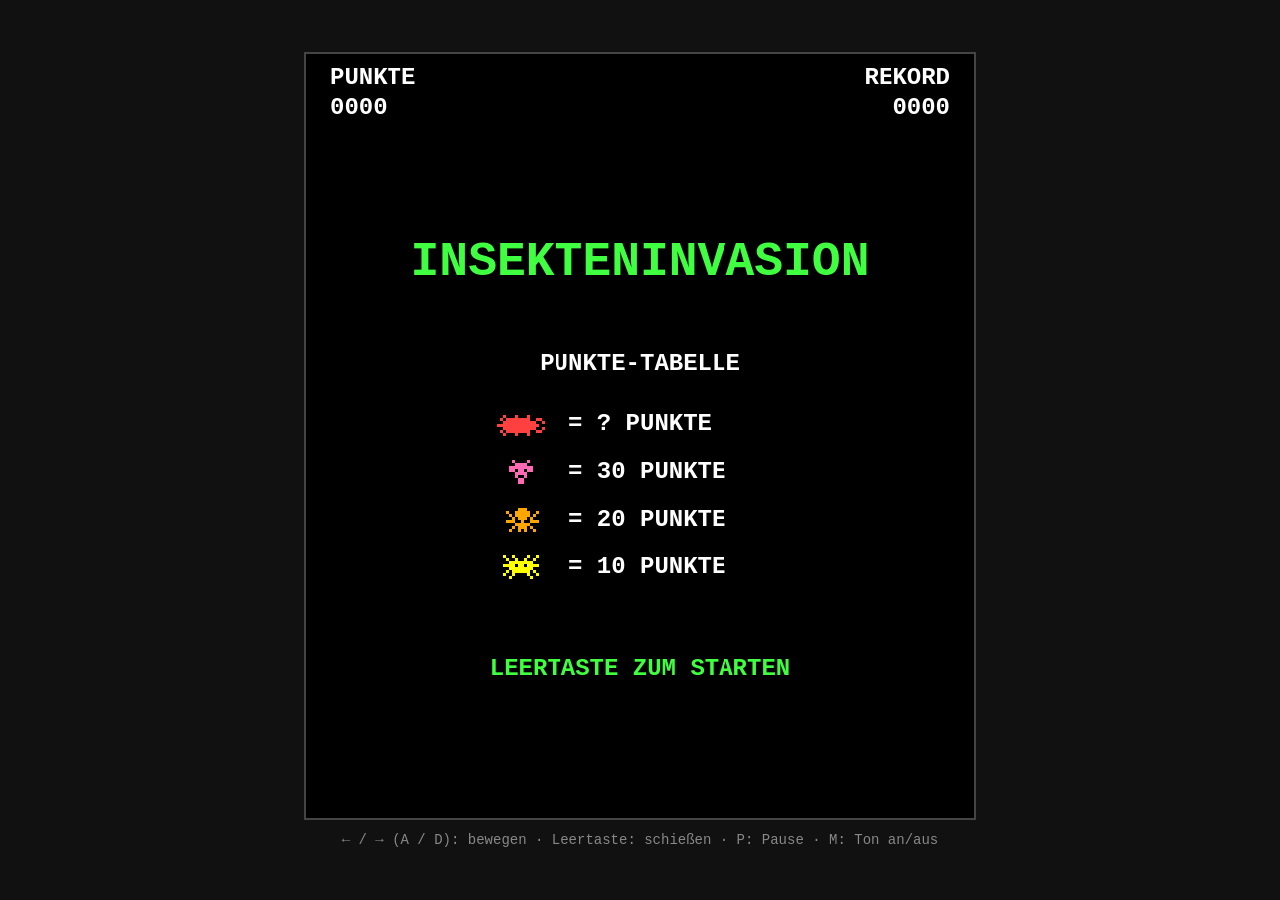
<file: 02-insekteninvasion/index.html>
<!DOCTYPE html>
<html lang="de">
<head>
<meta charset="UTF-8">
<meta name="viewport" content="width=device-width, initial-scale=1">
<title>Insekteninvasion</title>
<style>
  :root { --w: min(672px, 96vw, calc(86vh * 0.875)); }
  html, body {
    margin: 0;
    height: 100%;
    background: #111;
    color: #eee;
    font-family: "Courier New", monospace;
  }
  body {
    display: flex;
    flex-direction: column;
    align-items: center;
    justify-content: center;
  }
  canvas {
    display: block;
    width: var(--w);
    aspect-ratio: 224 / 256;
    background: #000;
    border: 2px solid #444;
    box-sizing: border-box;
    image-rendering: pixelated;   /* beim Vergrößern keine verschwommenen Pixel */
  }
  .hint { margin-top: 12px; color: #888; font-size: 14px; text-align: center; padding: 0 16px; }
  /* Touch-Knöpfe: nur auf Geräten mit Finger statt Maus (Handy, Tablet) */
  .touch { display: none; }
  @media (pointer: coarse) {
    :root { --w: min(672px, 96vw, calc((100vh - 150px) * 0.875)); }
    .touch {
      display: flex;
      justify-content: space-between;
      width: var(--w);
      margin-top: 12px;
    }
    .touch div { display: flex; gap: 8px; }
    .touch button {
      min-width: 64px;
      height: 64px;
      padding: 0 8px;
      font: bold 16px "Courier New", monospace;
      color: #eee;
      background: #222;
      border: 2px solid #444;
      border-radius: 12px;
      touch-action: none;   /* kein Zoomen oder Scrollen beim Tippen */
      user-select: none;
      -webkit-user-select: none;
      -webkit-touch-callout: none;
    }
    .touch button.down { background: #555; }
  }
</style>
</head>
<body>

<canvas id="game"></canvas>
<div class="hint">
  ← / → (A / D): bewegen · Leertaste: schießen · P: Pause · M: Ton an/aus
</div>
<div class="touch">
  <div>
    <button data-key="ArrowLeft">◀</button>
    <button data-key="ArrowRight">▶</button>
  </div>
  <div>
    <button data-key="Space">FEUER</button>
  </div>
</div>

<script>
const canvas = document.getElementById('game');
const ctx = canvas.getContext('2d');

// ---------- Pixel-Auflösung ----------
// Der Automat von 1978 hatte nur 224 × 256 Pixel. Wir rechnen in genau dieser kleinen
// Auflösung und lassen den Canvas alles 3-fach groß zeichnen (ctx.scale).
// imageSmoothingEnabled = false hält die Pixel dabei scharf statt verschwommen.
const W = 224, H = 256, SCALE = 3;
canvas.width = W * SCALE;
canvas.height = H * SCALE;
ctx.scale(SCALE, SCALE);
ctx.imageSmoothingEnabled = false;

// ---------- Einstellungen ----------
const COLS = 11, CELL_W = 16, CELL_H = 16, FORMATION_TOP = 56, WAVE_DROP = 8, MAX_WAVE_DROP = 32;
const STEP_X = 2, STEP_DOWN = 8, STEP_SLOW = 0.6, STEP_FAST = 0.02;
const PLAYER_Y = 216, PLAYER_SPEED = 90, START_LIVES = 3, DEATH_TIME = 1.5;
const SHOT_SPEED = 240, BOMB_SPEED = 90, MAX_BOMBS = 3, AIM_CHANCE = 0.4;
const SHIELD_Y = 186, SHIELD_COUNT = 4, GROUND_Y = 240;
const COCKROACH_Y = 32, COCKROACH_SPEED = 40, COCKROACH_MIN_TIME = 15, COCKROACH_MAX_TIME = 25;
const COCKROACH_POINTS = [100, 50, 50, 100, 150, 100, 100, 50, 300, 100, 100, 100, 50, 150, 100, 50];
const MARCH_NOTES = [98, 87, 78, 73];   // die vier tiefen Marsch-Töne
const GREEN = '#40ff40', RED = '#ff4040', WHITE = '#ffffff';
const YELLOW = '#ffff00', ORANGE = '#ffa500', PINK = '#ff69b4', BLUE = '#1e90ff';

// ---------- Bild und Sound aus Dateien ----------
const playerImg = new Image();
playerImg.src = 'player.png';

const laser = document.createElement('audio');
laser.src = 'shoot.wav';

// ---------- Sprites als Daten ----------
// Jedes Sprite ist ein kleines Pixelbild: 'X' = Pixel an, '.' = durchsichtig.
// Zwei Bilder (frames) im Wechsel ergeben die Lauf-Animation der Invader.
const BOOM = [
  '....X...X....',
  '.X...X.X...X.',
  '..X.......X..',
  '...X.....X...',
  'XX.........XX',
  '...X.....X...',
  '..X..X.X..X..',
  '.X..X...X..X.',
];

const SPRITES = {
  wasp: { color: PINK, frames: [[
    '.X....X.',
    '..XXXX..',
    'XXXXXXXX',
    'XX.XX.XX',
    '..XXXX..',
    '..X..X..',
    '...XX...',
    '...XX...',
  ], [
    'X......X',
    '..XXXX..',
    '..XXXX..',
    'XXXXXXXX',
    'XX.XX.XX',
    '..X..X..',
    '...XX...',
    '...XX...',
  ]]},
  ant: { color: ORANGE, frames: [[
    '....XXX....',
    'X..XXXXX..X',
    '.X.XXXXX.X.',
    '..X.XXX.X..',
    'XXX..X..XXX',
    '...XXXXX...',
    '..X.XXX.X..',
    '.X..X.X..X.',
  ], [
    '....XXX....',
    '...XXXXX...',
    'XX.XXXXX.XX',
    '..X.XXX.X..',
    '.XX..X..XX.',
    'X..XXXXX..X',
    '...XXXXX...',
    '..X.X.X.X..',
  ]]},
  spider: { color: YELLOW, frames: [[
    'X..X....X..X',
    '.X..X..X..X.',
    '..XXXXXXXX..',
    'XXXX.XX.XXXX',
    '..XXXXXXXX..',
    '.X.XXXXXX.X.',
    'X..X....X..X',
    '..X......X..',
  ], [
    '.X.X....X.X.',
    'X..X....X..X',
    '..XXXXXXXX..',
    'XXXX.XX.XXXX',
    '..XXXXXXXX..',
    'X..XXXXXX..X',
    '.X.X....X.X.',
    '.X........X.',
  ]]},
  cockroach: { color: RED, frames: [[
    '..X...X...X.....',
    '.X.XXXXXXXX..XX.',
    '..XXXXXXXXXXX..X',
    'XXXXXXXXXXXXXX..',
    '..XXXXXXXXXXX..X',
    '.X.XXXXXXXX..XX.',
    '..X...X...X.....',
  ]]},
  bomb: { color: WHITE, frames: [[
    'X..',
    '.X.',
    '..X',
    '.X.',
    'X..',
    '.X.',
    '..X',
  ], [
    '..X',
    '.X.',
    'X..',
    '.X.',
    '..X',
    '.X.',
    'X..',
  ]]},
  boom:       { color: WHITE, frames: [BOOM] },
  playerBoom: { color: GREEN, frames: [BOOM] },
};

const SHIELD_SHAPE = [
  '....XXXXXXXXXXXXXX....',
  '...XXXXXXXXXXXXXXXX...',
  '..XXXXXXXXXXXXXXXXXX..',
  '.XXXXXXXXXXXXXXXXXXXX.',
  'XXXXXXXXXXXXXXXXXXXXXX',
  'XXXXXXXXXXXXXXXXXXXXXX',
  'XXXXXXXXXXXXXXXXXXXXXX',
  'XXXXXXXXXXXXXXXXXXXXXX',
  'XXXXXXXXXXXXXXXXXXXXXX',
  'XXXXXXXXXXXXXXXXXXXXXX',
  'XXXXXXXXXXXXXXXXXXXXXX',
  'XXXXXXXXXXXXXXXXXXXXXX',
  'XXXXXX..........XXXXXX',
  'XXXXX............XXXXX',
  'XXXXX............XXXXX',
  'XXXXX............XXXXX',
];

// Die Formation von oben nach unten: eine Zeile pro Reihe
const FORMATION = [
  { sprite: 'wasp',   points: 30 },
  { sprite: 'wasp',   points: 30 },
  { sprite: 'ant',    points: 20 },
  { sprite: 'ant',    points: 20 },
  { sprite: 'spider', points: 10 },
  { sprite: 'spider', points: 10 },
];

// Wandelt Textzeilen in ein kleines Bild (einen eigenen, unsichtbaren Canvas) um.
// Das passiert nur einmal beim Start; danach wird das fertige Bild nur noch kopiert (drawImage).
function makeSprite(rows, color) {
  const c = document.createElement('canvas');
  c.width = rows[0].length;
  c.height = rows.length;
  const g = c.getContext('2d');
  g.fillStyle = color;
  rows.forEach((row, y) => {
    [...row].forEach((ch, x) => { if (ch === 'X') g.fillRect(x, y, 1, 1); });
  });
  return c;
}

const IMG = {};
for (const [name, def] of Object.entries(SPRITES)) {
  IMG[name] = def.frames.map(rows => makeSprite(rows, def.color));
}

// ---------- Spielzustand ----------
let state = 'title';   // title, play, dying, cleared, paused, gameover
let pausedFrom = 'play';
let score = 0, lives = START_LIVES, wave = 1;
let highscore = loadHighscore(), newRecord = false;
let invaders = [], shields = [], bombs = [], popups = [];
let player = { x: 0, y: PLAYER_Y, w: playerImg.width, h: playerImg.height };
let shot = null, cockroach = null;
let formation = { dir: 1, timer: 0, frame: 0, note: 0 };
let bombTimer = 0, cockroachTimer = 0, stateTimer = 0;
let bonusGiven = false;
let shotsFired = 0;

// ---------- Sound ----------
// Alle Geräusche an einer Stelle: So lassen sie sich später leicht gegen echte
// Sounddateien (z. B. aus jsfxr) austauschen.
let audio = null, muted = false;
function ensureAudio() {
  if (!audio) audio = new (window.AudioContext || window.webkitAudioContext)();
  if (audio.state === 'suspended') audio.resume();
}
function beep(freq, dur, type = 'square', vol = 0.06, slideTo = null) {
  if (!audio || muted) return;
  const t = audio.currentTime;
  const osc = audio.createOscillator(), gain = audio.createGain();
  osc.type = type;
  osc.frequency.setValueAtTime(freq, t);
  if (slideTo) osc.frequency.exponentialRampToValueAtTime(slideTo, t + dur);
  gain.gain.setValueAtTime(vol, t);
  gain.gain.exponentialRampToValueAtTime(0.0001, t + dur);
  osc.connect(gain).connect(audio.destination);
  osc.start(t);
  osc.stop(t + dur);
}
// Rauschen (Zufallszahlen als Ton) klingt wie eine Explosion
function noise(dur, vol = 0.12) {
  if (!audio || muted) return;
  const t = audio.currentTime;
  const buffer = audio.createBuffer(1, Math.floor(audio.sampleRate * dur), audio.sampleRate);
  const data = buffer.getChannelData(0);
  for (let i = 0; i < data.length; i++) data[i] = Math.random() * 2 - 1;
  const src = audio.createBufferSource(), gain = audio.createGain();
  src.buffer = buffer;
  gain.gain.setValueAtTime(vol, t);
  gain.gain.exponentialRampToValueAtTime(0.0001, t + dur);
  src.connect(gain).connect(audio.destination);
  src.start(t);
}
const sfx = {
  shoot:  () => {
    if (muted) return;       // M = Ton aus gilt auch für die Datei
    laser.currentTime = 0;   // an den Anfang zurückspulen, falls er noch spielt
    laser.play();
  },
  kill:   () => noise(0.15, 0.1),
  march:  n => beep(MARCH_NOTES[n], 0.08, 'square', 0.12),
  cockroach: () => beep(Math.random() < 0.5 ? 520 : 640, 0.1, 'sawtooth', 0.025),
  cockroachHit: () => beep(200, 0.5, 'square', 0.08, 1200),
  death:  () => noise(0.9, 0.18),
};

// ---------- Highscore ----------
// Wie bei Ziegelbrecher: localStorage kann gesperrt sein, darum try/catch.
function loadHighscore() {
  try {
    return Number(localStorage.getItem('insekteninvasion-highscore')) || 0;
  } catch (e) {
    return 0;
  }
}
function saveHighscore() {
  if (score <= highscore) return;
  highscore = score;
  try {
    localStorage.setItem('insekteninvasion-highscore', highscore);
  } catch (e) { /* dann eben ohne Speichern */ }
}

// ---------- Spielablauf ----------
function newGame() {
  player.w = playerImg.width;   // erst hier: jetzt ist das Bild geladen
  player.h = playerImg.height;
  score = 0;
  lives = START_LIVES;
  wave = 1;
  newRecord = false;
  bonusGiven = false;
  shotsFired = 0;
  startWave();
}

function startWave() {
  // Jede neue Welle startet etwas weiter unten – das macht sie schwerer
  const top = FORMATION_TOP + Math.min((wave - 1) * WAVE_DROP, MAX_WAVE_DROP);
  const left = (W - COLS * CELL_W) / 2;
  invaders = [];
  FORMATION.forEach((type, row) => {
    const img = IMG[type.sprite][0];
    for (let col = 0; col < COLS; col++) {
      invaders.push({
        x: left + col * CELL_W + (CELL_W - img.width) / 2,
        y: top + row * CELL_H,
        w: img.width, h: img.height,
        col, sprite: type.sprite, points: type.points,
        alive: true, dying: 0,
      });
    }
  });
  formation = { dir: 1, timer: STEP_SLOW, frame: 0, note: 0 };
  makeShields();
  player.x = (W - player.w) / 2;
  shot = null;
  cockroach = null;
  bombs = [];
  popups = [];
  bombTimer = 1.5;
  cockroachTimer = randomBetween(COCKROACH_MIN_TIME, COCKROACH_MAX_TIME);
  state = 'play';
}

function playerHit() {
  lives--;
  state = 'dying';
  stateTimer = DEATH_TIME;
  shot = null;
  bombs = [];
  sfx.death();
}

function gameOver() {
  state = 'gameover';
  stateTimer = 1;   // kurz warten, damit man nicht aus Versehen sofort neu startet
  newRecord = score > highscore;
  saveHighscore();
  sfx.death();
}

// Leertaste: macht je nach Zustand etwas anderes
function action() {
  if (state === 'title') newGame();
  else if (state === 'gameover' && stateTimer <= 0) newGame();
  else if (state === 'play') fire();
}

function togglePause() {
  if (state === 'paused') state = pausedFrom;
  else if (state === 'play' || state === 'dying') { pausedFrom = state; state = 'paused'; }
}

function randomBetween(min, max) {
  return min + Math.random() * (max - min);
}

// ---------- Hilfsfunktionen für Kollision ----------
function pointIn(px, py, r) {
  return px >= r.x && px < r.x + r.w && py >= r.y && py < r.y + r.h;
}
function overlaps(a, b) {
  return a.x < b.x + b.w && a.x + a.w > b.x && a.y < b.y + b.h && a.y + a.h > b.y;
}

// ---------- Spieler und Schuss ----------
function movePlayer(dt) {
  let dir = 0;
  if (keys.ArrowLeft || keys.KeyA) dir -= 1;
  if (keys.ArrowRight || keys.KeyD) dir += 1;
  player.x = Math.max(8, Math.min(W - 8 - player.w, player.x + dir * PLAYER_SPEED * dt));
}

// Wie im Original: Es darf immer nur EIN Schuss des Spielers unterwegs sein
function fire() {
  if (shot) return;
  shot = { x: Math.round(player.x) + Math.floor(player.w / 2), y: PLAYER_Y - 4, w: 1, h: 4 };
  sfx.shoot();
  shotsFired++;
}

function stepShot(h) {
  if (!shot) return;
  shot.y -= SHOT_SPEED * h;
  if (shot.y < 24) { shot = null; return; }

  for (const inv of invaders) {
    if (inv.alive && pointIn(shot.x, shot.y, inv)) {
      killInvader(inv);
      shot = null;
      return;
    }
  }
  if (cockroach && pointIn(shot.x, shot.y, cockroach)) {
    hitCockroach();
    shot = null;
    return;
  }
  if (hitShield(shot.x, shot.y)) {
    shot = null;
    return;
  }
  // Schuss trifft Bombe: beide verschwinden
  const bomb = bombs.find(b => pointIn(shot.x, shot.y, b));
  if (bomb) {
    bombs = bombs.filter(b => b !== bomb);
    shot = null;
  }
}

function checkExtraLife() {
  if (!bonusGiven) {
    if (score >= 1500) {
      lives++;
      bonusGiven = true;
    }
  }
}

// ---------- Invader ----------
function killInvader(inv) {
  inv.alive = false;
  inv.dying = 0.25;   // so lange wird die Explosion gezeigt
  score += inv.points;
  checkExtraLife();
  sfx.kill();
}

// Die ganze Formation macht einen Schritt. Je weniger Invader leben, desto öfter passiert das.
function stepFormation() {
  const alive = invaders.filter(inv => inv.alive);
  const dx = formation.dir * STEP_X;
  const hitsEdge = alive.some(inv => inv.x + dx < 4 || inv.x + inv.w + dx > W - 4);
  if (hitsEdge) {
    // Am Rand: eine Reihe nach unten und umdrehen
    alive.forEach(inv => inv.y += STEP_DOWN);
    formation.dir *= -1;
  } else {
    alive.forEach(inv => inv.x += dx);
  }
  formation.frame = 1 - formation.frame;   // Animationsbild wechseln: 0 → 1 → 0 …
  sfx.march(formation.note);
  formation.note = (formation.note + 1) % MARCH_NOTES.length;

  alive.forEach(eraseShieldUnder);
  if (alive.some(inv => inv.y + inv.h >= PLAYER_Y)) {
    lives = 0;
    gameOver();
  }
}

function stepInterval() {
  const ratio = invaders.filter(inv => inv.alive).length / invaders.length;
  return STEP_FAST + (STEP_SLOW - STEP_FAST) * ratio;
}

function enemyFire() {
  // Nur der unterste lebende Invader jeder Spalte darf schießen
  const shooters = [];
  for (const inv of invaders) {
    if (inv.alive && (!shooters[inv.col] || inv.y > shooters[inv.col].y)) shooters[inv.col] = inv;
  }
  const list = shooters.filter(Boolean);
  if (list.length === 0) return;

  let s;
  if (Math.random() < AIM_CHANCE) {
    // „Zielen“: der Invader, der am nächsten über dem Spieler ist
    const px = player.x + player.w / 2;
    s = list.reduce((best, inv) =>
      Math.abs(inv.x + inv.w / 2 - px) < Math.abs(best.x + best.w / 2 - px) ? inv : best);
  } else {
    s = list[Math.floor(Math.random() * list.length)];
  }
  bombs.push({ x: Math.round(s.x + s.w / 2) - 1, y: s.y + s.h, w: 3, h: 7 });
}

function stepBombs(h) {
  for (const b of bombs) {
    b.y += BOMB_SPEED * h;
    const tipX = b.x + 1, tipY = b.y + b.h;
    if (tipY >= GROUND_Y) b.dead = true;
    else if (hitShield(tipX, tipY)) b.dead = true;
    else if (state === 'play' && overlaps(b, player)) {
      b.dead = true;
      playerHit();
    }
  }
  bombs = bombs.filter(b => !b.dead);
}

// ---------- Kakerlake ----------
function updateCockroach(dt) {
  if (!cockroach) {
    cockroachTimer -= dt;
    const aliveCount = invaders.filter(inv => inv.alive).length;
    if (cockroachTimer <= 0 && aliveCount >= 8) {
      const dir = Math.random() < 0.5 ? 1 : -1;
      const w = IMG.cockroach[0].width;
      cockroach = { x: dir > 0 ? -w : W, y: COCKROACH_Y, w, h: IMG.cockroach[0].height, dir, soundTimer: 0 };
    }
    return;
  }
  cockroach.x += cockroach.dir * COCKROACH_SPEED * dt;
  cockroach.soundTimer -= dt;
  if (cockroach.soundTimer <= 0) { sfx.cockroach(); cockroach.soundTimer = 0.12; }
  if (cockroach.x > W || cockroach.x + cockroach.w < 0) {
    cockroach = null;
    cockroachTimer = randomBetween(COCKROACH_MIN_TIME, COCKROACH_MAX_TIME);
  }
}

function hitCockroach() {
  const points = COCKROACH_POINTS[shotsFired % COCKROACH_POINTS.length];
  score += points;
  checkExtraLife();
  popups.push({ x: cockroach.x + cockroach.w / 2, y: cockroach.y + 6, text: String(points), t: 1.2 });
  cockroach = null;
  cockroachTimer = randomBetween(COCKROACH_MIN_TIME, COCKROACH_MAX_TIME);
  sfx.cockroachHit();
}

// ---------- Deckung (zerstörbar, Pixel für Pixel) ----------
// Jede Deckung ist ein Raster aus true/false: true = Pixel noch da.
function makeShields() {
  const w = SHIELD_SHAPE[0].length, h = SHIELD_SHAPE.length;
  const gap = (W - SHIELD_COUNT * w) / (SHIELD_COUNT + 1);
  shields = [];
  for (let i = 0; i < SHIELD_COUNT; i++) {
    shields.push({
      x: Math.round(gap + i * (w + gap)), y: SHIELD_Y, w, h,
      px: SHIELD_SHAPE.map(row => [...row].map(ch => ch === 'X')),
    });
  }
}

// Liegt an der Stelle (x, y) ein Deckungs-Pixel? Dann Loch hineinschießen und true melden.
function hitShield(x, y) {
  for (const s of shields) {
    const lx = Math.floor(x - s.x), ly = Math.floor(y - s.y);
    if (lx >= 0 && lx < s.w && ly >= 0 && ly < s.h && s.px[ly][lx]) {
      damageShield(s, lx, ly);
      return true;
    }
  }
  return false;
}

// Ein Treffer frisst ein kleines, zufällig ausgefranstes Loch
function damageShield(s, cx, cy) {
  for (let dy = -3; dy <= 3; dy++) {
    for (let dx = -2; dx <= 2; dx++) {
      const x = cx + dx, y = cy + dy;
      if (x < 0 || x >= s.w || y < 0 || y >= s.h) continue;
      if (dx * dx + dy * dy <= 8 && Math.random() < 0.7) s.px[y][x] = false;
    }
  }
}

// Invader, die über die Deckung laufen, radieren sie weg
function eraseShieldUnder(inv) {
  for (const s of shields) {
    if (!overlaps(inv, s)) continue;
    for (let y = 0; y < s.h; y++) {
      for (let x = 0; x < s.w; x++) {
        if (pointIn(s.x + x, s.y + y, inv)) s.px[y][x] = false;
      }
    }
  }
}

// ---------- Hauptschleife ----------
function update(dt) {
  if (state === 'title' || state === 'paused') return;

  // Effekte laufen in jedem Zustand weiter
  invaders.forEach(inv => { if (inv.dying > 0) inv.dying -= dt; });
  popups.forEach(p => p.t -= dt);
  popups = popups.filter(p => p.t > 0);

  if (state === 'gameover') { stateTimer -= dt; return; }
  if (state === 'cleared') {
    stateTimer -= dt;
    if (stateTimer <= 0) { wave++; startWave(); }
    return;
  }
  if (state === 'dying') {
    stateTimer -= dt;
    if (stateTimer <= 0) {
      if (lives <= 0) gameOver();
      else { state = 'play'; player.x = (W - player.w) / 2; }
    }
    return;
  }

  // ab hier: state === 'play'
  movePlayer(dt);
  if (keys.Space) fire();   // gedrückt halten geht auch

  formation.timer -= dt;
  if (formation.timer <= 0) {
    stepFormation();
    formation.timer = stepInterval();
  }

  bombTimer -= dt;
  if (bombTimer <= 0) {
    if (bombs.length < MAX_BOMBS) enemyFire();
    bombTimer = randomBetween(0.5, 1.5) / (1 + (wave - 1) * 0.2);
  }

  updateCockroach(dt);

  // kleine Teilschritte, damit schnelle Schüsse nicht durch Invader „tunneln“
  let t = dt;
  while (t > 0 && state === 'play') {
    const h = Math.min(t, 1 / 240);
    stepShot(h);
    stepBombs(h);
    t -= h;
  }

  if (state === 'play' && !invaders.some(inv => inv.alive)) {
    state = 'cleared';
    stateTimer = 2.5;
    shot = null;
    bombs = [];
    cockroach = null;
  }
}

function drawText(text, x, y, size = 8, color = WHITE, align = 'center') {
  ctx.fillStyle = color;
  ctx.font = `bold ${size}px "Courier New", monospace`;
  ctx.textAlign = align;
  ctx.textBaseline = 'middle';
  ctx.fillText(text, x, y);
}

function drawSprite(img, x, y) {
  ctx.drawImage(img, Math.round(x), Math.round(y));
}

function blinkOn(perSecond = 2) {
  return Math.floor(performance.now() / 1000 * perSecond) % 2 === 0;
}

function drawTitle() {
  drawText('INSEKTENINVASION', W / 2, 70, 16, GREEN);
  drawText('PUNKTE-TABELLE', W / 2, 104);
  const rows = [
    ['cockroach', '= ? PUNKTE'],
    ['wasp', '= 30 PUNKTE'],
    ['ant', '= 20 PUNKTE'],
    ['spider', '= 10 PUNKTE'],
  ];
  rows.forEach(([name, text], i) => {
    const img = IMG[name][0], y = 124 + i * 16;
    drawSprite(img, 72 - img.width / 2, y - img.height / 2);
    drawText(text, 88, y, 8, WHITE, 'left');
  });
  if (blinkOn()) drawText(START_KEY + ' ZUM STARTEN', W / 2, 206, 8, GREEN);
}

function drawOverlay(lines) {
  ctx.fillStyle = 'rgba(0, 0, 0, 0.6)';
  ctx.fillRect(0, 100, W, 16 + lines.length * 14);
  lines.forEach(([text, color], i) => drawText(text, W / 2, 114 + i * 14, 8, color));
}

function draw() {
  ctx.fillStyle = '#000';
  ctx.fillRect(0, 0, W, H);

  // HUD
  drawText('PUNKTE', 8, 8, 8, WHITE, 'left');
  drawText(String(score).padStart(4, '0'), 8, 18, 8, WHITE, 'left');
  drawText('REKORD', W - 8, 8, 8, WHITE, 'right');
  drawText(String(highscore).padStart(4, '0'), W - 8, 18, 8, WHITE, 'right');

  if (state === 'title') { drawTitle(); return; }

  drawText('WELLE ' + wave, W / 2, 13);

  // Deckungen
  ctx.fillStyle = GREEN;
  for (const s of shields) {
    for (let y = 0; y < s.h; y++) {
      for (let x = 0; x < s.w; x++) {
        if (s.px[y][x]) ctx.fillRect(s.x + x, s.y + y, 1, 1);
      }
    }
  }

  // Invader (oder ihre Explosion)
  for (const inv of invaders) {
    if (inv.alive) {
      drawSprite(IMG[inv.sprite][formation.frame], inv.x, inv.y);
    } else if (inv.dying > 0) {
      const boom = IMG.boom[0];
      drawSprite(boom, inv.x + inv.w / 2 - boom.width / 2, inv.y);
    }
  }

  if (cockroach) drawSprite(IMG.cockroach[0], cockroach.x, cockroach.y);

  // Spieler: beim Sterben flackert die Explosion
  if (state === 'dying') {
    if (blinkOn(10)) drawSprite(IMG.playerBoom[0], player.x, player.y);
  } else if (state !== 'gameover') {
    drawSprite(playerImg, player.x, player.y);
  }

  if (shot) {
    ctx.fillStyle = WHITE;
    ctx.fillRect(shot.x, Math.round(shot.y), shot.w, shot.h);
  }
  for (const b of bombs) {
    drawSprite(IMG.bomb[Math.floor(b.y / 4) % 2], b.x, b.y);
  }
  for (const p of popups) drawText(p.text, p.x, p.y, 8, RED);

  // Boden und Leben
  ctx.fillStyle = GREEN;
  ctx.fillRect(0, GROUND_Y, W, 1);
  drawText(String(lives), 8, 249, 8, WHITE, 'left');
  for (let i = 0; i < lives - 1; i++) drawSprite(playerImg, 20 + i * 16, 245);

  // Meldungen je nach Zustand
  if (state === 'paused') drawOverlay([['PAUSE', WHITE], ['P: WEITER', GREEN]]);
  if (state === 'cleared') drawOverlay([['WELLE ' + wave + ' GESCHAFFT!', GREEN], ['GLEICH KOMMT DIE NÄCHSTE …', WHITE]]);
  if (state === 'gameover') {
    const lines = [['GAME OVER', RED], ['PUNKTE ' + score, WHITE]];
    if (newRecord) lines.push(['NEUER REKORD!', GREEN]);
    if (stateTimer <= 0) lines.push([START_KEY + ': NOCHMAL', GREEN]);
    drawOverlay(lines);
  }
}

let last = performance.now();
function loop(now) {
  const dt = Math.min((now - last) / 1000, 0.05);
  last = now;
  update(dt);
  draw();
  requestAnimationFrame(loop);
}
requestAnimationFrame(loop);

// ---------- Eingaben ----------
// Auf dem Handy gibt es keine Leertaste: Dort heißt der Start-Knopf FEUER.
const TOUCH = matchMedia('(pointer: coarse)').matches;
const START_KEY = TOUCH ? 'FEUER' : 'LEERTASTE';

const keys = {};
// Was beim Drücken einer Taste passiert. Die Touch-Knöpfe unten benutzen das auch.
function pressKey(code) {
  keys[code] = true;
  ensureAudio();
  if (code === 'Space' || code === 'Enter') action();
  if (code === 'KeyP') togglePause();
  if (code === 'KeyM') muted = !muted;
  // Entwickler-Abkürzung zum Testen: K besiegt alle Invader der Welle
  if (code === 'KeyK' && state === 'play') invaders.forEach(inv => inv.alive = false);
}
addEventListener('keydown', e => {
  if (['ArrowLeft', 'ArrowRight', 'Space'].includes(e.code)) e.preventDefault();
  if (e.repeat) return;   // gedrückt halten: keys[e.code] ist schon true
  pressKey(e.code);
});
addEventListener('keyup', e => { keys[e.code] = false; });

// ---------- Touch-Knöpfe (Handy, Tablet) ----------
// Jeder Knopf tut so, als würde seine Taste gedrückt: Er setzt denselben Eintrag in keys
// und löst über pressKey dieselben Aktionen aus wie die Tastatur. Die Spiellogik merkt
// keinen Unterschied. Pointer-Events funktionieren mit mehreren Fingern gleichzeitig.
for (const button of document.querySelectorAll('.touch button')) {
  const code = button.dataset.key;
  button.addEventListener('pointerdown', e => {
    e.preventDefault();
    button.classList.add('down');
    pressKey(code);
    button.setPointerCapture(e.pointerId);   // Loslassen kommt an, auch wenn der Finger abrutscht
  });
  const release = () => {
    keys[code] = false;
    button.classList.remove('down');
  };
  button.addEventListener('pointerup', release);
  button.addEventListener('pointercancel', release);
}
</script>
</body>
</html>
</file>
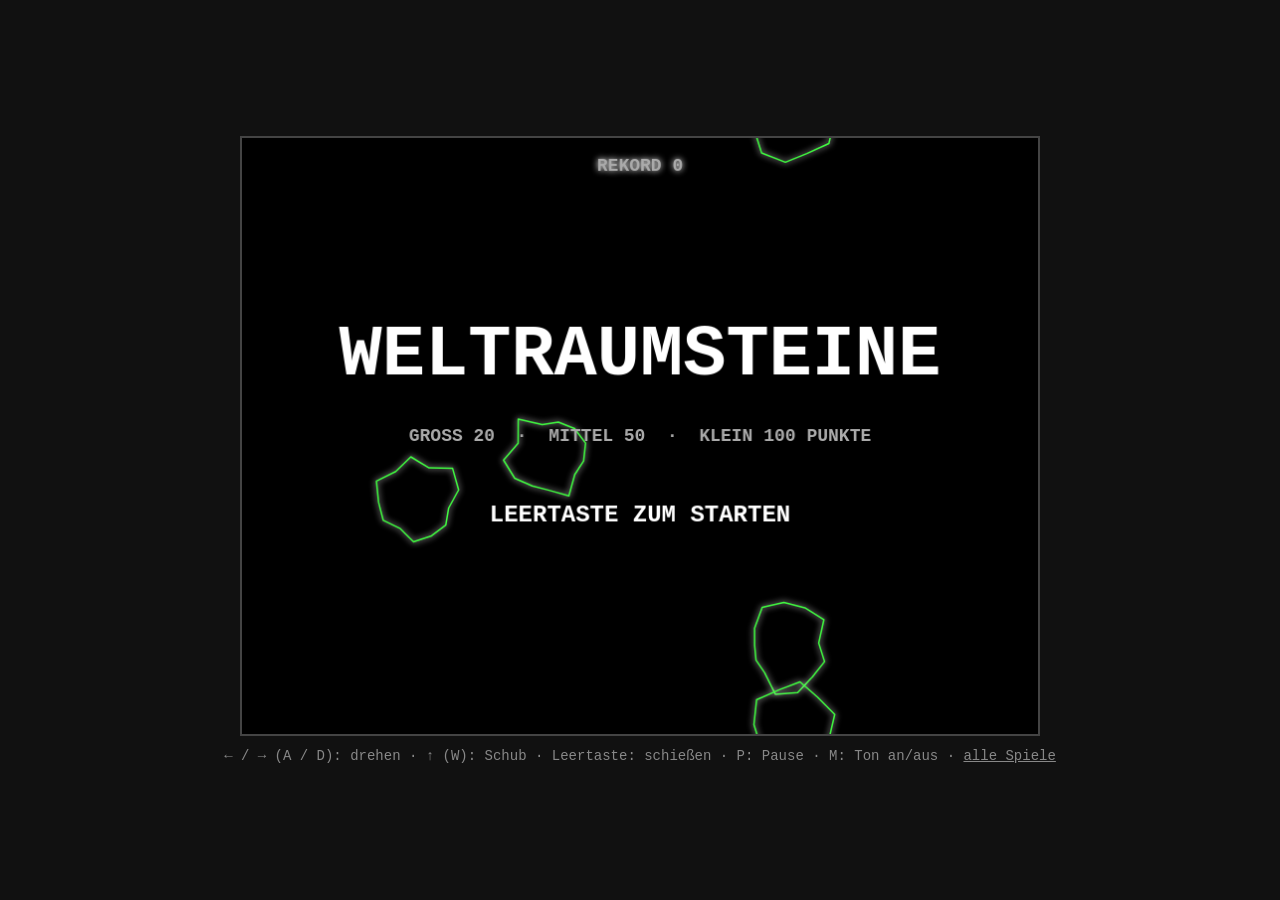
<file: 03-weltraumsteine/index.html>
<!DOCTYPE html>
<html lang="de">
<head>
<meta charset="UTF-8">
<meta name="viewport" content="width=device-width, initial-scale=1">
<title>Weltraumsteine</title>
<style>
  :root { --w: min(800px, 96vw, 120vh); }
  html, body {
    margin: 0;
    height: 100%;
    background: #111;
    color: #eee;
    font-family: "Courier New", monospace;
  }
  body {
    display: flex;
    flex-direction: column;
    align-items: center;
    justify-content: center;
  }
  canvas {
    display: block;
    width: var(--w);
    aspect-ratio: 4 / 3;
    background: #000;
    border: 2px solid #444;
    box-sizing: border-box;
  }
  .hint { margin-top: 12px; color: #888; font-size: 14px; text-align: center; padding: 0 16px; }
  .hint a { color: #888; }
  /* Touch-Knöpfe: nur auf Geräten mit Finger statt Maus (Handy, Tablet) */
  .touch { display: none; }
  @media (pointer: coarse) {
    :root { --w: min(800px, 96vw, calc((100vh - 150px) * 4 / 3)); }
    .touch {
      display: flex;
      justify-content: space-between;
      width: var(--w);
      margin-top: 12px;
    }
    .touch div { display: flex; gap: 8px; }
    .touch button {
      min-width: 64px;
      height: 64px;
      padding: 0 8px;
      font: bold 16px "Courier New", monospace;
      color: #eee;
      background: #222;
      border: 2px solid #444;
      border-radius: 12px;
      touch-action: none;   /* kein Zoomen oder Scrollen beim Tippen */
      user-select: none;
      -webkit-user-select: none;
      -webkit-touch-callout: none;
    }
    .touch button.down { background: #555; }
  }
</style>
</head>
<body>

<canvas id="game" width="800" height="600"></canvas>
<div class="hint">
  ← / → (A / D): drehen · ↑ (W): Schub · Leertaste: schießen · P: Pause · M: Ton an/aus · <a href="../index.html">alle Spiele</a>
</div>
<div class="touch">
  <div>
    <button data-key="ArrowLeft">⟲</button>
    <button data-key="ArrowRight">⟳</button>
  </div>
  <div>
    <button data-key="KeyH">HYPER</button>
    <button data-key="ArrowUp">SCHUB</button>
    <button data-key="Space">FEUER</button>
  </div>
</div>

<script>
const canvas = document.getElementById('game');
const ctx = canvas.getContext('2d');
const W = canvas.width, H = canvas.height;

// ---------- Einstellungen ----------
const SHIP_R = 10, TURN_SPEED = 3.3, THRUST = 200, DRAG = 0.3, MAX_SPEED = 450;
const START_LIVES = 3, RESPAWN_TIME = 2, INVULN_TIME = 3, EXTRA_LIFE_EVERY = 10000;
const BULLET_SPEED = 520, BULLET_LIFE = 0.9, MAX_BULLETS = 5;
const START_ASTEROIDS = 4, MAX_ASTEROIDS = 11, SAFE_DISTANCE = 200, WAVE_DELAY = 2;
const BEAT_SLOW = 1.0, BEAT_FAST = 0.3, BEAT_SPEEDUP = 0.02;
const GREEN = '#40ff40', RED = '#ff4040', YELLOW = '#ffff00', PURPLE = '#9370db', WHITE = '#fff';
const FIREDELAY = 0.25;
const ALIENDELAYMIN = 20, ALIENDELAYMAX = 60, ALIENSWITCHDIRECTION = 0.5, ALIENFIREDELAY = 1.5, ALIENSPEED = 200, ALIEN_R = 9;
const ALIEN_SCORE = { big: 200, small: 1000 };
const RING_LIFE = 0.6;   // so lange (Sekunden) breitet sich die Druckwelle aus

// Die Asteroiden-Größen als Tabelle: Radius, Punkte und Tempo (von–bis in Pixel pro Sekunde)
const ASTEROID_SIZES = {
  3: { r: 44, points: 20,  speed: [30, 70], color: GREEN},     // groß
  2: { r: 22, points: 50,  speed: [60, 110], color: YELLOW },    // mittel
  1: { r: 11, points: 100, speed: [90, 150], color: RED },    // klein
};

// Das Schiff als Liste von Punkten. (0, 0) ist die Mitte, die Nase zeigt nach rechts (Winkel 0).
const SHIP_SHAPE = [
  { x: 16, y: 0 },
  { x: -10, y: -10 },
  { x: -6, y: 0 },
  { x: -10, y: 10 },
];

const ALIEN_SHAPE = [
  { x: 8.94, y: 0 },
  { x: 4.46, y: 0 },
  { x: 4, y: 2 },
  { x: 8, y: 4 },
  { x: 4, y: 8 },
  { x: 2, y: 4 },
  { x: 0, y: 4.46 },
  { x: 0, y: 8.94 },
  { x: -4, y: 8 },
  { x: -2, y: 4 },
  { x: -4, y: 2 },
  { x: -8, y: 4 },
  { x: -8.94, y: 0 },
  { x: -4.46, y: 0 },
  { x: -4, y: -2 },
  { x: -8, y: -4 },
  { x: -4, y: -8 },
  { x: -2, y: -4 },
  { x: 0, y: -4.46 },
  { x: 0, y: -8.94 },
  { x: 4, y: -8 },
  { x: 2, y: -4 },
  { x: 4, y: -2 },
  { x: 8, y: -4 },
];

const ALIEN_SHAPE_BIG = ALIEN_SHAPE.map(p => ({ x: p.x * 2, y: p.y * 2 }));

// ---------- Vektor-Helfer ----------
// Ein Vektor ist ein Pfeil mit einem x- und einem y-Anteil. Position, Geschwindigkeit
// und Schubkraft sind alles Vektoren. Achtung: Auf dem Bildschirm zeigt y nach UNTEN,
// darum ist „oben“ der Winkel -90° (-Math.PI / 2).

// Macht aus einem Winkel und einer Länge einen Vektor: cos liefert x, sin liefert y.
function fromAngle(angle, length) {
  return { x: Math.cos(angle) * length, y: Math.sin(angle) * length };
}

// Dreht einen Punkt um (0, 0). Das ist DIE Formel für Rotation – später in 3D genauso.
function rotate(p, angle) {
  const c = Math.cos(angle), s = Math.sin(angle);
  return { x: p.x * c - p.y * s, y: p.x * s + p.y * c };
}

// Abstand zwischen zwei Punkten (Satz des Pythagoras)
function distance(a, b) {
  return Math.hypot(a.x - b.x, a.y - b.y);
}

// Wer links rausfliegt, kommt rechts wieder rein (und oben/unten genauso)
function wrap(obj) {
  obj.x = (obj.x + W) % W;
  obj.y = (obj.y + H) % H;
}

function randomBetween(min, max) {
  return min + Math.random() * (max - min);
}

// ---------- Spielzustand ----------
let state = 'title';   // title, play, paused, gameover
let score = 0, lives = START_LIVES, wave = 1, nextLifeAt = EXTRA_LIFE_EVERY;
let highscore = loadHighscore(), newRecord = false;
let ship = null, bullets = [], asteroids = [], particles = [], debris = [], rings = [];
let respawnTimer = 0, waveDelay = 0, stateTimer = 0;
let beatTimer = 0, beatInterval = BEAT_SLOW, beatNote = 0;
let fireTimer = 0; //kann schiessen falls null
let alienShip = null, alienSpawn = 0, alienMove = 0, alienFire = 0, alienDir = 0, alienBullets = [];

// ---------- Sound ----------
let audio = null, muted = false, thrustGain = null, thrustOn = false;
function ensureAudio() {
  if (!audio) {
    audio = new (window.AudioContext || window.webkitAudioContext)();
    startThrustSound();
  }
  if (audio.state === 'suspended') audio.resume();
}
function beep(freq, dur, type = 'square', vol = 0.06, slideTo = null) {
  if (!audio || muted) return;
  const t = audio.currentTime;
  const osc = audio.createOscillator(), gain = audio.createGain();
  osc.type = type;
  osc.frequency.setValueAtTime(freq, t);
  if (slideTo) osc.frequency.exponentialRampToValueAtTime(slideTo, t + dur);
  gain.gain.setValueAtTime(vol, t);
  gain.gain.exponentialRampToValueAtTime(0.0001, t + dur);
  osc.connect(gain).connect(audio.destination);
  osc.start(t);
  osc.stop(t + dur);
}
function noiseBuffer(dur) {
  const buffer = audio.createBuffer(1, Math.floor(audio.sampleRate * dur), audio.sampleRate);
  const data = buffer.getChannelData(0);
  for (let i = 0; i < data.length; i++) data[i] = Math.random() * 2 - 1;
  return buffer;
}
function noise(dur, vol = 0.12) {
  if (!audio || muted) return;
  const t = audio.currentTime;
  const src = audio.createBufferSource(), gain = audio.createGain();
  src.buffer = noiseBuffer(dur);
  gain.gain.setValueAtTime(vol, t);
  gain.gain.exponentialRampToValueAtTime(0.0001, t + dur);
  src.connect(gain).connect(audio.destination);
  src.start(t);
}
// Das Triebwerk ist ein Dauer-Rauschen, das wir nur lauter und leiser drehen.
// Ein Tiefpass-Filter nimmt die hellen Töne weg, dann klingt es nach Rumpeln statt Zischen.
function startThrustSound() {
  const src = audio.createBufferSource(), filter = audio.createBiquadFilter();
  thrustGain = audio.createGain();
  src.buffer = noiseBuffer(1);
  src.loop = true;
  filter.type = 'lowpass';
  filter.frequency.value = 500;
  thrustGain.gain.value = 0;
  src.connect(filter).connect(thrustGain).connect(audio.destination);
  src.start();
}
function setThrustSound(on) {
  on = on && !muted;
  if (!thrustGain || on === thrustOn) return;
  thrustOn = on;
  thrustGain.gain.setTargetAtTime(on ? 0.12 : 0, audio.currentTime, 0.03);
}
const sfx = {
  shoot: () => beep(1400, 0.1, 'triangle', 0.06, 300),
  bang:  size => noise(0.15 + size * 0.15, 0.05 + size * 0.04),
  beat:  n => beep(n === 0 ? 62 : 55, 0.12, 'square', 0.14),
  death: () => noise(1.2, 0.2),
  extra: () => beep(880, 0.4, 'square', 0.05, 1760),
  alienBoom: () => {
    noise(1.0, 0.2);
    beep(700, 0.7, 'sawtooth', 0.05, 40);
  },
};

// ---------- Highscore ----------
// localStorage kann gesperrt sein, darum try/catch (wie in Ziegelbrecher und Insekteninvasion).
function loadHighscore() {
  try {
    return Number(localStorage.getItem('weltraumsteine-highscore')) || 0;
  } catch (e) {
    return 0;
  }
}
function saveHighscore() {
  if (score <= highscore) return;
  highscore = score;
  try {
    localStorage.setItem('weltraumsteine-highscore', highscore);
  } catch (e) { /* dann eben ohne Speichern */ }
}

// ---------- Spielablauf ----------
function newGame() {
  score = 0;
  lives = START_LIVES;
  wave = 1;
  nextLifeAt = EXTRA_LIFE_EVERY;
  newRecord = false;
  bullets = [];
  alienBullets = [];
  particles = [];
  debris = [];
  rings = [];
  waveDelay = 0;
  spawnShip();
  spawnWave();
  fireTimer = 0;
  alienSpawn = randomBetween(ALIENDELAYMIN, ALIENDELAYMAX);
  alienShip = null;
  state = 'play';
}

function spawnShip() {
  ship = { x: W / 2, y: H / 2, vx: 0, vy: 0, angle: -Math.PI / 2, alive: true, invuln: INVULN_TIME };
}

function spawnWave() {
  asteroids = [];
  const count = Math.min(START_ASTEROIDS + wave - 1, MAX_ASTEROIDS);
  for (let i = 0; i < count; i++) {
    // neue Asteroiden nie direkt auf dem Schiff erscheinen lassen
    let pos;
    do {
      pos = { x: Math.random() * W, y: Math.random() * H };
    } while (ship && distance(pos, ship) < SAFE_DISTANCE);
    asteroids.push(makeAsteroid(pos.x, pos.y, 3));
  }
  beatInterval = BEAT_SLOW;
  beatTimer = BEAT_SLOW;
}

// Pro Welle werden die Asteroiden 10 % schneller
function difficulty() {
  return 1 + (wave - 1) * 0.1;
}

function gameOver() {
  state = 'gameover';
  alienShip = null;
  stateTimer = 1;
  newRecord = score > highscore;
  saveHighscore();
  setThrustSound(false);
}

function addScore(points) {
  score += points;
  if (score >= nextLifeAt) {
    lives++;
    nextLifeAt += EXTRA_LIFE_EVERY;
    sfx.extra();
  }
}

// Leertaste: macht je nach Zustand etwas anderes
function action() {
  if (state === 'title') newGame();
  else if (state === 'gameover' && stateTimer <= 0) newGame();
  else if (state === 'play') fire();
}

function togglePause() {
  if (state === 'play') { state = 'paused'; setThrustSound(false); }
  else if (state === 'paused') state = 'play';
}

// ---------- Schiff ----------
function updateShip(dt) {
  if (!ship.alive) {
    respawnTimer -= dt;
    if (respawnTimer <= 0) {
      if (lives > 0) spawnShip();
      else gameOver();
    }
    return;
  }

  let turn = 0;
  if (keys.ArrowLeft || keys.KeyA) turn -= 1;
  if (keys.ArrowRight || keys.KeyD) turn += 1;
  ship.angle += turn * TURN_SPEED * dt;

  fireTimer -= dt;
  if (fireTimer <= 0 && keys.Space) fire();

  // Schub: ein kleiner Vektor in Blickrichtung wird zur Geschwindigkeit addiert.
  // Die Geschwindigkeit bleibt danach erhalten – das ist Trägheit.
  ship.thrusting = keys.ArrowUp || keys.KeyW;
  if (ship.thrusting) {
    const push = fromAngle(ship.angle, THRUST * dt);
    ship.vx += push.x;
    ship.vy += push.y;
  }

  // Reibung: Jede Sekunde geht ein fester Anteil der Geschwindigkeit verloren
  const drag = Math.exp(-DRAG * dt);
  ship.vx *= drag;
  ship.vy *= drag;

  // Höchstgeschwindigkeit: den Vektor auf MAX_SPEED kürzen, Richtung bleibt gleich
  const speed = Math.hypot(ship.vx, ship.vy);
  if (speed > MAX_SPEED) {
    ship.vx *= MAX_SPEED / speed;
    ship.vy *= MAX_SPEED / speed;
  }

  ship.x += ship.vx * dt;
  ship.y += ship.vy * dt;
  wrap(ship);
  if (ship.invuln > 0) ship.invuln -= dt;
  setThrustSound(ship.thrusting);
}

function fire() {
  if (!ship.alive || bullets.length >= MAX_BULLETS) return;
  const nose = rotate(SHIP_SHAPE[0], ship.angle);
  const v = fromAngle(ship.angle, BULLET_SPEED);
  // Die Kugel bekommt die Geschwindigkeit des Schiffs dazu (Vektoren addieren)
  bullets.push({
    x: ship.x + nose.x, y: ship.y + nose.y,
    vx: ship.vx + v.x, vy: ship.vy + v.y,
    t: BULLET_LIFE,
  });
  fireTimer = FIREDELAY;
  sfx.shoot();
}

function hyperJump() {
  if (state === 'play' && ship && ship.alive) {
    ship.x = Math.floor(Math.random() * W);
    ship.y = Math.floor(Math.random() * H);
    if (Math.random() < 0.16) explodeShip();
  }
}

// Das Schiff explodiert: Leben weg, Linien und Funken fliegen davon
function explodeShip() {
  ship.alive = false;
  lives--;
  respawnTimer = RESPAWN_TIME;
  setThrustSound(false);
  sfx.death();

  shatter(SHIP_SHAPE, ship, ship.angle);
  burst(ship.x, ship.y, 20);
}

// ---------- Alien ----------
function spawnAlien() {
  alienFire = ALIENFIREDELAY;
  return { x: ship.x + W / 2, y: ship.y + H / 2, vx: 0, vy: 0, angle: 0, big: Math.random() > (0.1 + score * 0.9 / 40000) };
}

function updateAlien(dt) {
  if (alienShip) {
    alienMove -= dt;
    alienFire -= dt;
    if (alienMove <= 0) {
      alienMove = ALIENSWITCHDIRECTION;
      alienDir = Math.random() * Math.PI * 2;
      alienShip.vx = ALIENSPEED * Math.cos(alienDir);
      alienShip.vy = ALIENSPEED * Math.sin(alienDir);
    }
    if (alienFire <= 0 && alienBullets.length === 0) {
      alienFire = ALIENFIREDELAY;
      let bulletDir = 0, bulletVX = 0, bulletVY = 0;
      if (alienShip.big || !ship.alive) {
        bulletDir = Math.random() * Math.PI * 2;
        bulletVX = BULLET_SPEED * Math.cos(bulletDir);
        bulletVY = BULLET_SPEED * Math.sin(bulletDir);
      } else {
        bulletVX = ship.x - alienShip.x;
        bulletVY = ship.y - alienShip.y;
        bulletDir = BULLET_SPEED / Math.sqrt(bulletVX * bulletVX + bulletVY * bulletVY);
        bulletVX *= bulletDir;
        bulletVY *= bulletDir;
      }
      // Die Kugel bekommt NICHT die Geschwindigkeit des Alien-Schiffs
      alienBullets.push({
        x: alienShip.x, y: alienShip.y,
        vx: bulletVX, vy: bulletVY,
        t: BULLET_LIFE,
      });
    }
    alienShip.x += alienShip.vx * dt;
    alienShip.y += alienShip.vy * dt;
    wrap(alienShip);
    alienShip.angle += Math.PI / 6;
  }
}

function hitRadiusAlien() {
  let r = 0;
  if (alienShip.big) r = ALIEN_R * 2; else r = ALIEN_R;
  return r;
}

function destroyAlien(addPoints) {
  if (addPoints) {
    if (alienShip.big) {
      addScore(ALIEN_SCORE.big);
    } else {
      addScore(ALIEN_SCORE.small);
    }
  }
  explodeAlien();
  alienSpawn = randomBetween(ALIENDELAYMIN, ALIENDELAYMAX) / difficulty();
  alienShip = null;
}

// Das Alien geht mit einem großen Knall hoch: Funkenregen in zwei Farben,
// seine Linien fliegen davon, und eine Druckwelle breitet sich als Ring aus.
function explodeAlien() {
  const a = alienShip, scale = a.big ? 2 : 1;
  burst(a.x, a.y, 30 * scale, PURPLE, 260);
  burst(a.x, a.y, 15 * scale, WHITE, 120);
  shatter(a.big ? ALIEN_SHAPE_BIG : ALIEN_SHAPE, a, a.angle, PURPLE);
  rings.push({ x: a.x, y: a.y, r: ALIEN_R * scale, grow: 160 * scale, t: RING_LIFE, color: PURPLE });
  sfx.alienBoom();
}

// ---------- Asteroiden ----------
function makeAsteroid(x, y, size) {
  const type = ASTEROID_SIZES[size];
  const v = fromAngle(Math.random() * Math.PI * 2, randomBetween(...type.speed) * difficulty());

  // Zufällige, zackige Form: Punkte rund um einen Kreis, jeder mit etwas anderem Abstand
  const points = [];
  const corners = 10 + Math.floor(Math.random() * 4);
  for (let i = 0; i < corners; i++) {
    const p = fromAngle(i / corners * Math.PI * 2, type.r * randomBetween(0.7, 1.1));
    points.push(p);
  }
  return { x, y, vx: v.x, vy: v.y, size, r: type.r, angle: 0, spin: randomBetween(-1, 1), points };
}

function updateAsteroids(dt) {
  for (const a of asteroids) {
    a.x += a.vx * dt;
    a.y += a.vy * dt;
    a.angle += a.spin * dt;
    wrap(a);
  }
}

// Ein großer Asteroid zerfällt in zwei mittlere, ein mittlerer in zwei kleine
function destroyAsteroid(a, addPoints) {
  a.dead = true;
  if (addPoints) addScore(ASTEROID_SIZES[a.size].points);
  if (a.size > 1) {
    asteroids.push(makeAsteroid(a.x, a.y, a.size - 1));
    asteroids.push(makeAsteroid(a.x, a.y, a.size - 1));
  }
  burst(a.x, a.y, a.size * 6);
  sfx.bang(a.size);
}

// Treffer-Radius etwas kleiner als der Umriss, weil die Form zackig ist
function hitRadius(a) {
  return a.r * 0.85;
}

// ---------- Kugeln ----------
function stepBullets(h) {
  for (const b of bullets) {
    b.x += b.vx * h;
    b.y += b.vy * h;
    wrap(b);
    b.t -= h;
    if (alienShip) {
      if (distance(b, alienShip) < hitRadiusAlien()) {
        destroyAlien(true);
        b.t = 0;
        continue;
      }
    }
    for (const a of asteroids) {
      if (!a.dead && distance(b, a) < hitRadius(a)) {
        destroyAsteroid(a, true);
        b.t = 0;
        break;
      }
    }
  }
  for (const b of alienBullets) {
    b.x += b.vx * h;
    b.y += b.vy * h;
    wrap(b);
    b.t -= h;
    if (ship.alive && ship.invuln <= 0) {
      if (distance(b, ship) < SHIP_R) {
        explodeShip();
        b.t = 0;
        break;
      }
    }
    for (const a of asteroids) {
      if (!a.dead && distance(b, a) < hitRadius(a)) {
        destroyAsteroid(a, false);
        b.t = 0;
        break;
      }
    }
  }
  bullets = bullets.filter(b => b.t > 0);
  alienBullets = alienBullets.filter(b => b.t > 0);
  asteroids = asteroids.filter(a => !a.dead);
}

// ---------- Partikel ----------
function burst(x, y, count, color = WHITE, maxSpeed = 160) {
  for (let i = 0; i < count; i++) {
    const v = fromAngle(Math.random() * Math.PI * 2, randomBetween(30, maxSpeed));
    particles.push({ x, y, vx: v.x, vy: v.y, t: randomBetween(0.4, 1), color });
  }
}

// Eine Form zerfällt in ihre einzelnen Linien, die davontrudeln.
// obj liefert Position und Geschwindigkeit (Schiff oder Alien).
function shatter(shape, obj, angle, color = WHITE) {
  const pts = shape.map(p => rotate(p, angle));
  pts.forEach((a, i) => {
    const b = pts[(i + 1) % pts.length];
    const v = fromAngle(Math.random() * Math.PI * 2, randomBetween(20, 60));
    debris.push({
      x: obj.x + (a.x + b.x) / 2, y: obj.y + (a.y + b.y) / 2,
      vx: obj.vx * 0.3 + v.x, vy: obj.vy * 0.3 + v.y,
      half: { x: (b.x - a.x) / 2, y: (b.y - a.y) / 2 },
      angle: 0, spin: randomBetween(-3, 3), t: 2, color,
    });
  });
}

function updateEffects(dt) {
  for (const p of particles) {
    p.x += p.vx * dt;
    p.y += p.vy * dt;
    p.t -= dt;
  }
  particles = particles.filter(p => p.t > 0);
  for (const d of debris) {
    d.x += d.vx * dt;
    d.y += d.vy * dt;
    d.angle += d.spin * dt;
    d.t -= dt;
  }
  debris = debris.filter(d => d.t > 0);
  for (const r of rings) {
    r.r += r.grow * dt;
    r.t -= dt;
  }
  rings = rings.filter(r => r.t > 0);
}

// ---------- Hauptschleife ----------
function update(dt) {
  if (state === 'paused') return;

  // Asteroiden und Effekte fliegen immer – auch im Titelbild als Hintergrund
  updateAsteroids(dt);
  updateEffects(dt);
  updateAlien(dt);

  if (state === 'gameover') stateTimer -= dt;
  if (state !== 'play') return;

  updateShip(dt);
  if (state !== 'play') return;   // updateShip kann das Spiel beenden

  // kleine Teilschritte, damit schnelle Kugeln nicht durch kleine Asteroiden „tunneln“
  let t = dt;
  while (t > 0) {
    const h = Math.min(t, 1 / 120);
    stepBullets(h);
    t -= h;
  }

  // Schiff gegen Asteroid: Kreis gegen Kreis – berühren sie sich, wenn der Abstand
  // der Mittelpunkte kleiner ist als beide Radien zusammen?
  if (ship.alive && ship.invuln <= 0) {
    const hit = asteroids.find(a => distance(ship, a) < hitRadius(a) + SHIP_R);
    if (hit) {
      destroyAsteroid(hit, false);
      asteroids = asteroids.filter(a => !a.dead);
      explodeShip();
    }
  }

  // Alien gegen Asteroid
  if (alienShip) {
    const hit = asteroids.find(a => distance(alienShip, a) < hitRadius(a) + hitRadiusAlien());
    if (hit) {
      destroyAsteroid(hit, false);
      asteroids = asteroids.filter(a => !a.dead);
      destroyAlien(false);
    }
  }

  // Alien gegen Player Kollision
  if (alienShip && ship.alive) {
    if (distance(alienShip, ship) < SHIP_R + hitRadiusAlien()) {
      destroyAlien(false);
      explodeShip();
    }
  }

  alienSpawn -= dt;
  if (alienSpawn <= 0 && !alienShip) {
    alienShip = spawnAlien();
  }

  // Welle geschafft? Kurz durchatmen, dann kommt die nächste
  if (asteroids.length === 0 && waveDelay === 0 && !alienShip) waveDelay = WAVE_DELAY;
  if (waveDelay > 0) {
    waveDelay -= dt;
    if (waveDelay <= 0) {
      waveDelay = 0;
      wave++;
      spawnWave();
    }
  }

  // Herzschlag-Sound: wird mit der Zeit immer schneller
  if (asteroids.length > 0) {
    beatTimer -= dt;
    if (beatTimer <= 0) {
      sfx.beat(beatNote);
      beatNote = 1 - beatNote;
      beatInterval = Math.max(BEAT_FAST, beatInterval - BEAT_SPEEDUP);
      beatTimer = beatInterval;
    }
  }
}

// ---------- Zeichnen ----------
// Zeichnet eine Form aus Punkten, gedreht um angle und verschoben nach (x, y)
function drawShape(points, x, y, angle, closed = true) {
  ctx.beginPath();
  points.forEach((p, i) => {
    const r = rotate(p, angle);
    if (i === 0) ctx.moveTo(x + r.x, y + r.y);
    else ctx.lineTo(x + r.x, y + r.y);
  });
  if (closed) ctx.closePath();
  ctx.stroke();
}

// Steht ein Objekt halb über dem Rand, wird es zusätzlich auf der anderen Seite gezeichnet
function drawWrapped(obj, r, drawAt) {
  for (const ox of [-W, 0, W]) {
    for (const oy of [-H, 0, H]) {
      const x = obj.x + ox, y = obj.y + oy;
      if (x + r < 0 || x - r > W || y + r < 0 || y - r > H) continue;
      drawAt(x, y);
    }
  }
}

function drawAlienShip() {
  if (alienShip.big) {
    drawShape(ALIEN_SHAPE_BIG, alienShip.x, alienShip.y, alienShip.angle);
  } else {
    drawShape(ALIEN_SHAPE, alienShip.x, alienShip.y, alienShip.angle);
  }
}

function drawShip(x, y) {
  drawShape(SHIP_SHAPE, x, y, ship.angle);
  // Flamme flackert: die Spitze ist jedes Bild etwas anders lang
  if (ship.thrusting && Math.random() < 0.8) {
    const flame = [{ x: -7, y: -5 }, { x: -14 - Math.random() * 8, y: 0 }, { x: -7, y: 5 }];
    drawShape(flame, x, y, ship.angle, false);
  }
}

function drawText(text, x, y, size, color = '#fff', align = 'center') {
  ctx.fillStyle = color;
  ctx.font = `bold ${size}px "Courier New", monospace`;
  ctx.textAlign = align;
  ctx.textBaseline = 'middle';
  ctx.fillText(text, x, y);
}

function blinkOn(perSecond = 2) {
  return Math.floor(performance.now() / 1000 * perSecond) % 2 === 0;
}

function draw() {
  ctx.fillStyle = '#000';
  ctx.fillRect(0, 0, W, H);

  // leichtes Leuchten wie auf einem alten Vektor-Bildschirm
  ctx.shadowColor = '#fff';
  ctx.shadowBlur = 6;
  ctx.strokeStyle = WHITE;
  ctx.lineWidth = 1.5;
  ctx.lineJoin = 'round';

  for (const a of asteroids) {
    ctx.strokeStyle = ASTEROID_SIZES[a.size].color;
    drawWrapped(a, a.r * 1.1, (x, y) => drawShape(a.points, x, y, a.angle));
  }
  if (alienShip) {
    ctx.strokeStyle = PURPLE;
    drawAlienShip();
  }
  ctx.strokeStyle = WHITE;

  for (const p of particles) {
    ctx.globalAlpha = Math.min(1, p.t * 2);
    ctx.fillStyle = p.color;
    ctx.fillRect(p.x - 1, p.y - 1, 2, 2);
  }
  for (const d of debris) {
    const e = rotate(d.half, d.angle);
    ctx.globalAlpha = Math.min(1, d.t);
    ctx.strokeStyle = d.color;
    ctx.beginPath();
    ctx.moveTo(d.x - e.x, d.y - e.y);
    ctx.lineTo(d.x + e.x, d.y + e.y);
    ctx.stroke();
  }
  // Druckwelle: ein Ring, der wächst und dabei verblasst
  for (const r of rings) {
    ctx.globalAlpha = r.t / RING_LIFE;
    ctx.strokeStyle = r.color;
    ctx.beginPath();
    ctx.arc(r.x, r.y, r.r, 0, Math.PI * 2);
    ctx.stroke();
  }
  ctx.globalAlpha = 1;
  ctx.strokeStyle = WHITE;

  if (state !== 'title') {
    // Schiff: blinkt, solange es unverwundbar ist
    if (ship.alive && (ship.invuln <= 0 || blinkOn(8))) drawWrapped(ship, 20, drawShip);

    ctx.fillStyle = '#adff2f';
    for (const b of alienBullets) ctx.fillRect(b.x - 1.5, b.y - 1.5, 3, 3);

    ctx.fillStyle = '#fff';
    for (const b of bullets) ctx.fillRect(b.x - 1.5, b.y - 1.5, 3, 3);

    // HUD
    drawText(String(score), 24, 28, 26, '#fff', 'left');
    for (let i = 0; i < lives; i++) drawShape(SHIP_SHAPE, 34 + i * 24, 66, -Math.PI / 2);
    drawText('WELLE ' + wave, W - 24, 28, 18, '#fff', 'right');
  }
  drawText('REKORD ' + highscore, W / 2, 28, 18, '#aaa');

  ctx.shadowBlur = 0;

  // Meldungen je nach Zustand
  if (state === 'title') {
    drawText('WELTRAUMSTEINE', W / 2, 220, 72);
    drawText('GROSS 20  ·  MITTEL 50  ·  KLEIN 100 PUNKTE', W / 2, 300, 18, '#aaa');
    if (blinkOn()) drawText(START_KEY + ' ZUM STARTEN', W / 2, 380, 24);
  }
  if (state === 'play' && waveDelay > 0) drawText('WELLE ' + wave + ' GESCHAFFT!', W / 2, H / 2, 32);
  if (state === 'paused') {
    drawText('PAUSE', W / 2, H / 2 - 20, 48);
    drawText('P: WEITER', W / 2, H / 2 + 30, 20, '#aaa');
  }
  if (state === 'gameover') {
    drawText('GAME OVER', W / 2, H / 2 - 40, 56);
    drawText('PUNKTE ' + score, W / 2, H / 2 + 15, 24);
    if (newRecord) drawText('NEUER REKORD!', W / 2, H / 2 + 50, 22);
    if (stateTimer <= 0) drawText(START_KEY + ': NOCHMAL', W / 2, H / 2 + 90, 20, '#aaa');
  }
}

let last = performance.now();
function loop(now) {
  const dt = Math.min((now - last) / 1000, 0.05);
  last = now;
  update(dt);
  draw();
  requestAnimationFrame(loop);
}

// Im Titelbild treiben schon ein paar Asteroiden durchs Bild
spawnWave();
requestAnimationFrame(loop);

// ---------- Eingaben ----------
// Auf dem Handy gibt es keine Leertaste: Dort heißt der Start-Knopf FEUER.
const TOUCH = matchMedia('(pointer: coarse)').matches;
const START_KEY = TOUCH ? 'FEUER' : 'LEERTASTE';

const keys = {};
// Was beim Drücken einer Taste passiert. Die Touch-Knöpfe unten benutzen das auch.
function pressKey(code) {
  keys[code] = true;
  ensureAudio();
  if (code === 'Space' || code === 'Enter') action();
  if (code === 'KeyP') togglePause();
  if (code === 'KeyH') hyperJump();
  if (code === 'KeyM') { muted = !muted; setThrustSound(false); }
  // Entwickler-Abkürzung zum Testen: K zerstört alle Asteroiden
  if (code === 'KeyK' && state === 'play') asteroids.forEach(a => a.dead = true);
}
addEventListener('keydown', e => {
  if (['ArrowLeft', 'ArrowRight', 'ArrowUp', 'ArrowDown', 'Space'].includes(e.code)) e.preventDefault();
  if (e.repeat) return;   // gedrückt halten: keys[e.code] ist schon true
  pressKey(e.code);
});
addEventListener('keyup', e => { keys[e.code] = false; });

// ---------- Touch-Knöpfe (Handy, Tablet) ----------
// Jeder Knopf tut so, als würde seine Taste gedrückt: Er setzt denselben Eintrag in keys
// und löst über pressKey dieselben Aktionen aus wie die Tastatur. Die Spiellogik merkt
// keinen Unterschied. Pointer-Events funktionieren mit mehreren Fingern gleichzeitig.
for (const button of document.querySelectorAll('.touch button')) {
  const code = button.dataset.key;
  button.addEventListener('pointerdown', e => {
    e.preventDefault();
    button.classList.add('down');
    pressKey(code);
    button.setPointerCapture(e.pointerId);   // Loslassen kommt an, auch wenn der Finger abrutscht
  });
  const release = () => {
    keys[code] = false;
    button.classList.remove('down');
  };
  button.addEventListener('pointerup', release);
  button.addEventListener('pointercancel', release);
}
</script>
</body>
</html>
</file>
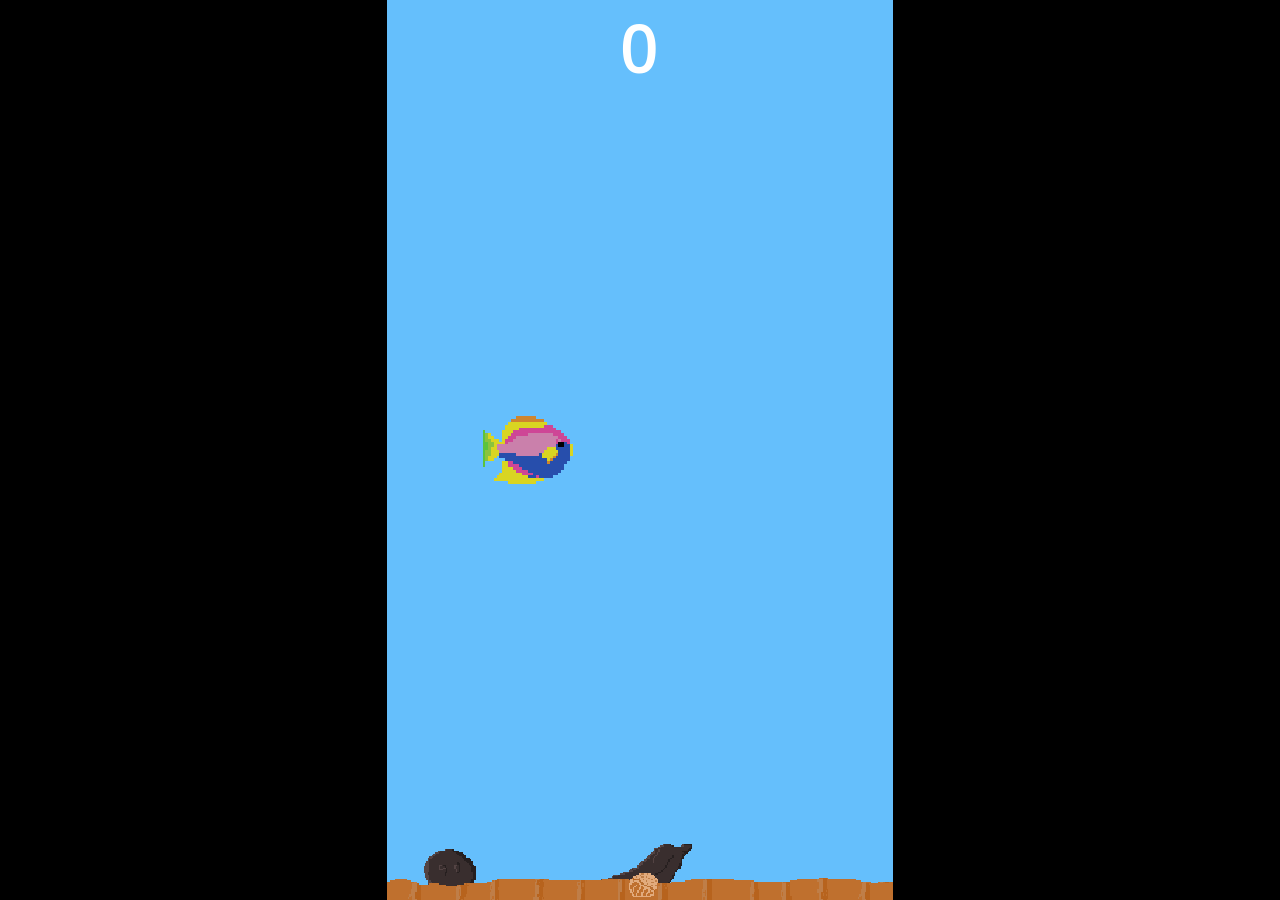
<file: 04-flatterfisch/web/index.html>
<!DOCTYPE html>
<html lang="en">
	<head>
		<meta charset="utf-8">
		<meta name="viewport" content="width=device-width, user-scalable=no, initial-scale=1.0">
		<title>Flatterfisch</title>
		<style>
html, body, #canvas {
	margin: 0;
	padding: 0;
	border: 0;
}

body {
	color: white;
	background-color: black;
	overflow: hidden;
	touch-action: none;
}

#canvas {
	display: block;
}

#canvas:focus {
	outline: none;
}

#status, #status-splash, #status-progress {
	position: absolute;
	left: 0;
	right: 0;
}

#status, #status-splash {
	top: 0;
	bottom: 0;
}

#status {
	background-color: #65bffc;
	display: flex;
	flex-direction: column;
	justify-content: center;
	align-items: center;
	visibility: hidden;
}

#status-splash {
	max-height: 100%;
	max-width: 100%;
	margin: auto;
}

#status-splash.show-image--false {
	display: none;
}

#status-splash.fullsize--true {
	height: 100%;
	width: 100%;
	object-fit: contain;
}

#status-splash.use-filter--false {
	image-rendering: pixelated;
}

#status-progress, #status-notice {
	display: none;
}

#status-progress {
	bottom: 10%;
	width: 50%;
	margin: 0 auto;
}

#status-notice {
	background-color: #5b3943;
	border-radius: 0.5rem;
	border: 1px solid #9b3943;
	color: #e0e0e0;
	font-family: 'Noto Sans', 'Droid Sans', Arial, sans-serif;
	line-height: 1.3;
	margin: 0 2rem;
	overflow: hidden;
	padding: 1rem;
	text-align: center;
	z-index: 1;
}
		</style>
		<link id="-gd-engine-icon" rel="icon" type="image/png" href="index.icon.png" />
<link rel="apple-touch-icon" href="index.apple-touch-icon.png"/>

	</head>
	<body>
		<canvas id="canvas">
			Your browser does not support the canvas tag.
		</canvas>

		<noscript>
			Your browser does not support JavaScript.
		</noscript>

		<div id="status">
			<img id="status-splash" class="show-image--true fullsize--true use-filter--true" src="index.png" alt="">
			<progress id="status-progress"></progress>
			<div id="status-notice"></div>
		</div>

		<script src="index.js"></script>
		<script>
const GODOT_CONFIG = {"args":[],"canvasResizePolicy":2,"emscriptenPoolSize":8,"ensureCrossOriginIsolationHeaders":true,"executable":"index","experimentalVK":false,"fileSizes":{"index.pck":40452,"index.wasm":39514754},"focusCanvas":true,"gdextensionLibs":[],"godotPoolSize":4};
const GODOT_THREADS_ENABLED = false;
const engine = new Engine(GODOT_CONFIG);

(function () {
	const statusOverlay = document.getElementById('status');
	const statusProgress = document.getElementById('status-progress');
	const statusNotice = document.getElementById('status-notice');

	let initializing = true;
	let statusMode = '';

	function setStatusMode(mode) {
		if (statusMode === mode || !initializing) {
			return;
		}
		if (mode === 'hidden') {
			statusOverlay.remove();
			initializing = false;
			return;
		}
		statusOverlay.style.visibility = 'visible';
		statusProgress.style.display = mode === 'progress' ? 'block' : 'none';
		statusNotice.style.display = mode === 'notice' ? 'block' : 'none';
		statusMode = mode;
	}

	function setStatusNotice(text) {
		while (statusNotice.lastChild) {
			statusNotice.removeChild(statusNotice.lastChild);
		}
		const lines = text.split('\n');
		lines.forEach((line) => {
			statusNotice.appendChild(document.createTextNode(line));
			statusNotice.appendChild(document.createElement('br'));
		});
	}

	function displayFailureNotice(err) {
		console.error(err);
		if (err instanceof Error) {
			setStatusNotice(err.message);
		} else if (typeof err === 'string') {
			setStatusNotice(err);
		} else {
			setStatusNotice('An unknown error occurred.');
		}
		setStatusMode('notice');
		initializing = false;
	}

	const missing = Engine.getMissingFeatures({
		threads: GODOT_THREADS_ENABLED,
	});

	if (missing.length !== 0) {
		if (GODOT_CONFIG['serviceWorker'] && GODOT_CONFIG['ensureCrossOriginIsolationHeaders'] && 'serviceWorker' in navigator) {
			let serviceWorkerRegistrationPromise;
			try {
				serviceWorkerRegistrationPromise = navigator.serviceWorker.getRegistration();
			} catch (err) {
				serviceWorkerRegistrationPromise = Promise.reject(new Error('Service worker registration failed.'));
			}
			// There's a chance that installing the service worker would fix the issue
			Promise.race([
				serviceWorkerRegistrationPromise.then((registration) => {
					if (registration != null) {
						return Promise.reject(new Error('Service worker already exists.'));
					}
					return registration;
				}).then(() => engine.installServiceWorker()),
				// For some reason, `getRegistration()` can stall
				new Promise((resolve) => {
					setTimeout(() => resolve(), 2000);
				}),
			]).then(() => {
				// Reload if there was no error.
				window.location.reload();
			}).catch((err) => {
				console.error('Error while registering service worker:', err);
			});
		} else {
			// Display the message as usual
			const missingMsg = 'Error\nThe following features required to run Godot projects on the Web are missing:\n';
			displayFailureNotice(missingMsg + missing.join('\n'));
		}
	} else {
		setStatusMode('progress');
		engine.startGame({
			'onProgress': function (current, total) {
				if (current > 0 && total > 0) {
					statusProgress.value = current;
					statusProgress.max = total;
				} else {
					statusProgress.removeAttribute('value');
					statusProgress.removeAttribute('max');
				}
			},
		}).then(() => {
			setStatusMode('hidden');
		}, displayFailureNotice);
	}
}());
		</script>
	</body>
</html>
</file>
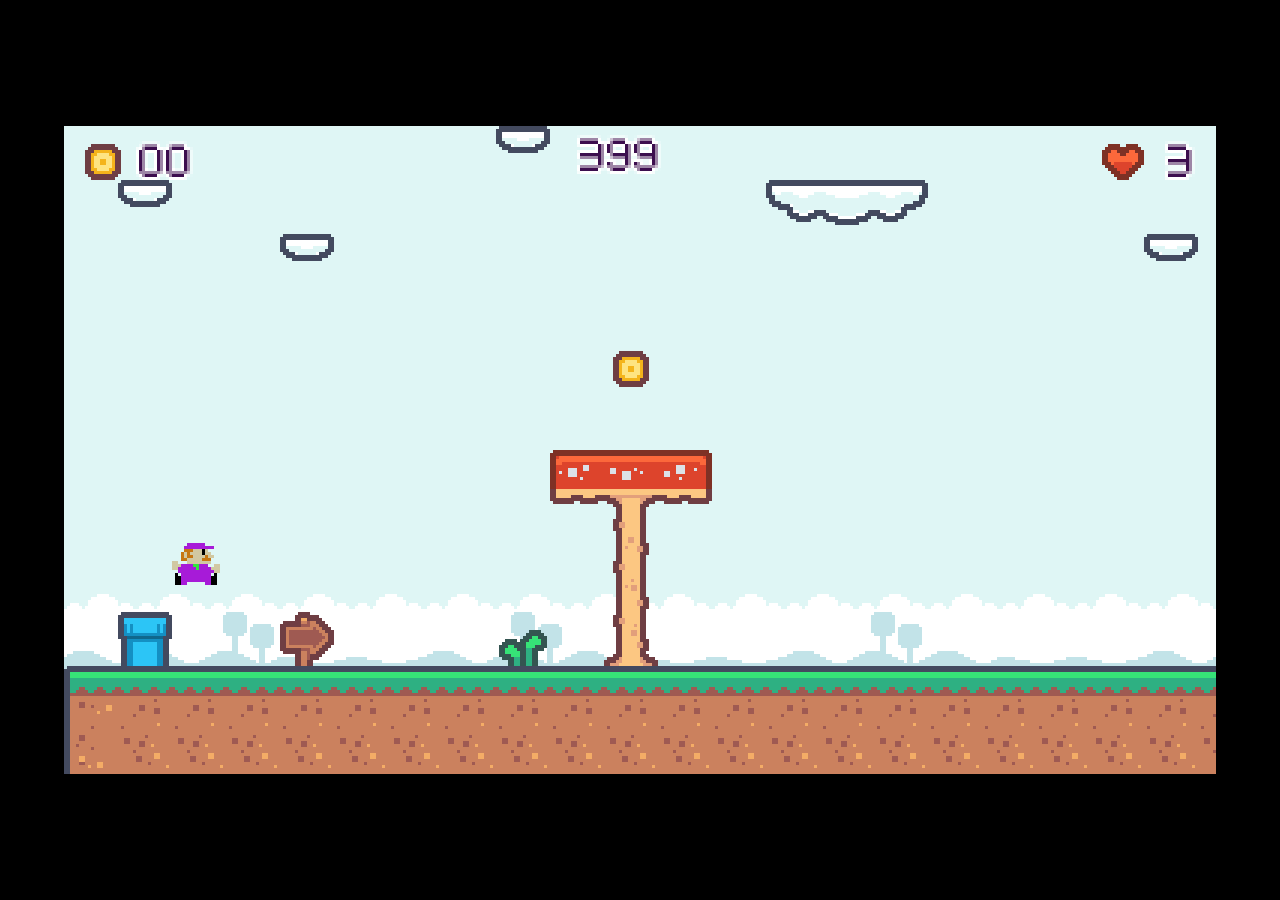
<file: 05-huepfheld/web/index.html>
<!DOCTYPE html>
<html lang="en">
	<head>
		<meta charset="utf-8">
		<meta name="viewport" content="width=device-width, user-scalable=no, initial-scale=1.0">
		<title>Hüpfheld</title>
		<style>
html, body, #canvas {
	margin: 0;
	padding: 0;
	border: 0;
}

body {
	color: white;
	background-color: black;
	overflow: hidden;
	touch-action: none;
}

#canvas {
	display: block;
}

#canvas:focus {
	outline: none;
}

#status, #status-splash, #status-progress {
	position: absolute;
	left: 0;
	right: 0;
}

#status, #status-splash {
	top: 0;
	bottom: 0;
}

#status {
	background-color: #3faebf;
	display: flex;
	flex-direction: column;
	justify-content: center;
	align-items: center;
	visibility: hidden;
}

#status-splash {
	max-height: 100%;
	max-width: 100%;
	margin: auto;
}

#status-splash.show-image--false {
	display: none;
}

#status-splash.fullsize--true {
	height: 100%;
	width: 100%;
	object-fit: contain;
}

#status-splash.use-filter--false {
	image-rendering: pixelated;
}

#status-progress, #status-notice {
	display: none;
}

#status-progress {
	bottom: 10%;
	width: 50%;
	margin: 0 auto;
}

#status-notice {
	background-color: #5b3943;
	border-radius: 0.5rem;
	border: 1px solid #9b3943;
	color: #e0e0e0;
	font-family: 'Noto Sans', 'Droid Sans', Arial, sans-serif;
	line-height: 1.3;
	margin: 0 2rem;
	overflow: hidden;
	padding: 1rem;
	text-align: center;
	z-index: 1;
}
		</style>
		<link id="-gd-engine-icon" rel="icon" type="image/png" href="index.icon.png" />
<link rel="apple-touch-icon" href="index.apple-touch-icon.png"/>

	</head>
	<body>
		<canvas id="canvas">
			Your browser does not support the canvas tag.
		</canvas>

		<noscript>
			Your browser does not support JavaScript.
		</noscript>

		<div id="status">
			<img id="status-splash" class="show-image--true fullsize--true use-filter--true" src="index.png" alt="">
			<progress id="status-progress"></progress>
			<div id="status-notice"></div>
		</div>

		<script src="index.js"></script>
		<script>
const GODOT_CONFIG = {"args":[],"canvasResizePolicy":2,"emscriptenPoolSize":8,"ensureCrossOriginIsolationHeaders":true,"executable":"index","experimentalVK":false,"fileSizes":{"index.pck":853444,"index.wasm":39514754},"focusCanvas":true,"gdextensionLibs":[],"godotPoolSize":4};
const GODOT_THREADS_ENABLED = false;
const engine = new Engine(GODOT_CONFIG);

(function () {
	const statusOverlay = document.getElementById('status');
	const statusProgress = document.getElementById('status-progress');
	const statusNotice = document.getElementById('status-notice');

	let initializing = true;
	let statusMode = '';

	function setStatusMode(mode) {
		if (statusMode === mode || !initializing) {
			return;
		}
		if (mode === 'hidden') {
			statusOverlay.remove();
			initializing = false;
			return;
		}
		statusOverlay.style.visibility = 'visible';
		statusProgress.style.display = mode === 'progress' ? 'block' : 'none';
		statusNotice.style.display = mode === 'notice' ? 'block' : 'none';
		statusMode = mode;
	}

	function setStatusNotice(text) {
		while (statusNotice.lastChild) {
			statusNotice.removeChild(statusNotice.lastChild);
		}
		const lines = text.split('\n');
		lines.forEach((line) => {
			statusNotice.appendChild(document.createTextNode(line));
			statusNotice.appendChild(document.createElement('br'));
		});
	}

	function displayFailureNotice(err) {
		console.error(err);
		if (err instanceof Error) {
			setStatusNotice(err.message);
		} else if (typeof err === 'string') {
			setStatusNotice(err);
		} else {
			setStatusNotice('An unknown error occurred.');
		}
		setStatusMode('notice');
		initializing = false;
	}

	const missing = Engine.getMissingFeatures({
		threads: GODOT_THREADS_ENABLED,
	});

	if (missing.length !== 0) {
		if (GODOT_CONFIG['serviceWorker'] && GODOT_CONFIG['ensureCrossOriginIsolationHeaders'] && 'serviceWorker' in navigator) {
			let serviceWorkerRegistrationPromise;
			try {
				serviceWorkerRegistrationPromise = navigator.serviceWorker.getRegistration();
			} catch (err) {
				serviceWorkerRegistrationPromise = Promise.reject(new Error('Service worker registration failed.'));
			}
			// There's a chance that installing the service worker would fix the issue
			Promise.race([
				serviceWorkerRegistrationPromise.then((registration) => {
					if (registration != null) {
						return Promise.reject(new Error('Service worker already exists.'));
					}
					return registration;
				}).then(() => engine.installServiceWorker()),
				// For some reason, `getRegistration()` can stall
				new Promise((resolve) => {
					setTimeout(() => resolve(), 2000);
				}),
			]).then(() => {
				// Reload if there was no error.
				window.location.reload();
			}).catch((err) => {
				console.error('Error while registering service worker:', err);
			});
		} else {
			// Display the message as usual
			const missingMsg = 'Error\nThe following features required to run Godot projects on the Web are missing:\n';
			displayFailureNotice(missingMsg + missing.join('\n'));
		}
	} else {
		setStatusMode('progress');
		engine.startGame({
			'onProgress': function (current, total) {
				if (current > 0 && total > 0) {
					statusProgress.value = current;
					statusProgress.max = total;
				} else {
					statusProgress.removeAttribute('value');
					statusProgress.removeAttribute('max');
				}
			},
		}).then(() => {
			setStatusMode('hidden');
		}, displayFailureNotice);
	}
}());
		</script>
	</body>
</html>
</file>
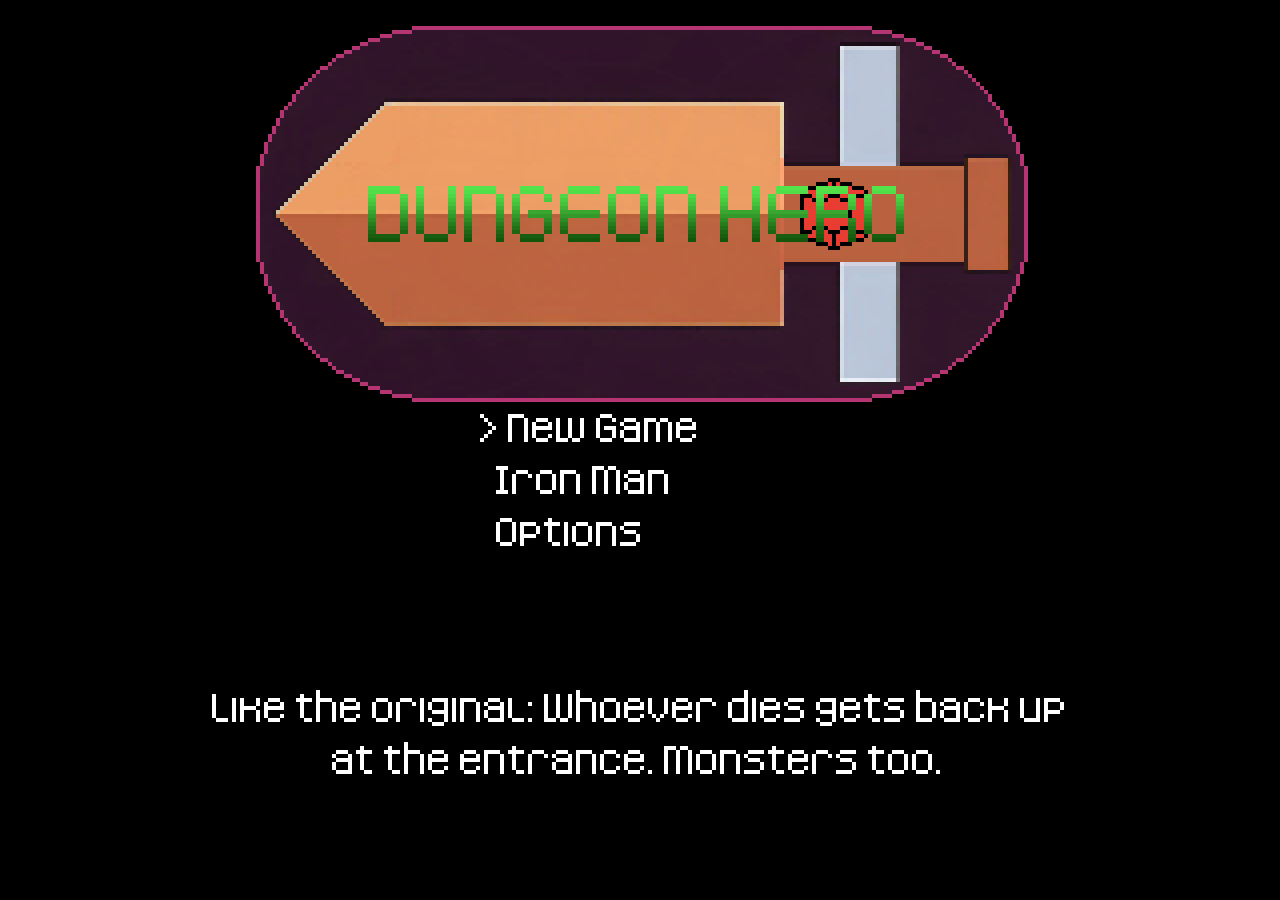
<file: 06-kerkerheld/web/index.html>
<!DOCTYPE html>
<html lang="en">
	<head>
		<meta charset="utf-8">
		<meta name="viewport" content="width=device-width, user-scalable=no, initial-scale=1.0">
		<title>Kerkerheld</title>
		<style>
html, body, #canvas {
	margin: 0;
	padding: 0;
	border: 0;
}

body {
	color: white;
	background-color: black;
	overflow: hidden;
	touch-action: none;
}

#canvas {
	display: block;
}

#canvas:focus {
	outline: none;
}

#status, #status-splash, #status-progress {
	position: absolute;
	left: 0;
	right: 0;
}

#status, #status-splash {
	top: 0;
	bottom: 0;
}

#status {
	background-color: #26df27;
	display: flex;
	flex-direction: column;
	justify-content: center;
	align-items: center;
	visibility: hidden;
}

#status-splash {
	max-height: 100%;
	max-width: 100%;
	margin: auto;
}

#status-splash.show-image--false {
	display: none;
}

#status-splash.fullsize--true {
	height: 100%;
	width: 100%;
	object-fit: contain;
}

#status-splash.use-filter--false {
	image-rendering: pixelated;
}

#status-progress, #status-notice {
	display: none;
}

#status-progress {
	bottom: 10%;
	width: 50%;
	margin: 0 auto;
}

#status-notice {
	background-color: #5b3943;
	border-radius: 0.5rem;
	border: 1px solid #9b3943;
	color: #e0e0e0;
	font-family: 'Noto Sans', 'Droid Sans', Arial, sans-serif;
	line-height: 1.3;
	margin: 0 2rem;
	overflow: hidden;
	padding: 1rem;
	text-align: center;
	z-index: 1;
}
		</style>
		<link id="-gd-engine-icon" rel="icon" type="image/png" href="index.icon.png" />
<link rel="apple-touch-icon" href="index.apple-touch-icon.png"/>
<link rel="stylesheet" href="touch.css">
<script src="touch.js"></script>
	</head>
	<body>
		<canvas id="canvas">
			Your browser does not support the canvas tag.
		</canvas>

		<noscript>
			Your browser does not support JavaScript.
		</noscript>

		<div id="status">
			<img id="status-splash" class="show-image--true fullsize--true use-filter--true" src="index.png" alt="">
			<progress id="status-progress"></progress>
			<div id="status-notice"></div>
		</div>

		<script src="index.js"></script>
		<script>
const GODOT_CONFIG = {"args":[],"canvasResizePolicy":2,"emscriptenPoolSize":8,"ensureCrossOriginIsolationHeaders":true,"executable":"index","experimentalVK":false,"fileSizes":{"index.pck":2094284,"index.wasm":39514754},"focusCanvas":true,"gdextensionLibs":[],"godotPoolSize":4};
const GODOT_THREADS_ENABLED = false;
const engine = new Engine(GODOT_CONFIG);

(function () {
	const statusOverlay = document.getElementById('status');
	const statusProgress = document.getElementById('status-progress');
	const statusNotice = document.getElementById('status-notice');

	let initializing = true;
	let statusMode = '';

	function setStatusMode(mode) {
		if (statusMode === mode || !initializing) {
			return;
		}
		if (mode === 'hidden') {
			statusOverlay.remove();
			initializing = false;
			return;
		}
		statusOverlay.style.visibility = 'visible';
		statusProgress.style.display = mode === 'progress' ? 'block' : 'none';
		statusNotice.style.display = mode === 'notice' ? 'block' : 'none';
		statusMode = mode;
	}

	function setStatusNotice(text) {
		while (statusNotice.lastChild) {
			statusNotice.removeChild(statusNotice.lastChild);
		}
		const lines = text.split('\n');
		lines.forEach((line) => {
			statusNotice.appendChild(document.createTextNode(line));
			statusNotice.appendChild(document.createElement('br'));
		});
	}

	function displayFailureNotice(err) {
		console.error(err);
		if (err instanceof Error) {
			setStatusNotice(err.message);
		} else if (typeof err === 'string') {
			setStatusNotice(err);
		} else {
			setStatusNotice('An unknown error occurred.');
		}
		setStatusMode('notice');
		initializing = false;
	}

	const missing = Engine.getMissingFeatures({
		threads: GODOT_THREADS_ENABLED,
	});

	if (missing.length !== 0) {
		if (GODOT_CONFIG['serviceWorker'] && GODOT_CONFIG['ensureCrossOriginIsolationHeaders'] && 'serviceWorker' in navigator) {
			let serviceWorkerRegistrationPromise;
			try {
				serviceWorkerRegistrationPromise = navigator.serviceWorker.getRegistration();
			} catch (err) {
				serviceWorkerRegistrationPromise = Promise.reject(new Error('Service worker registration failed.'));
			}
			// There's a chance that installing the service worker would fix the issue
			Promise.race([
				serviceWorkerRegistrationPromise.then((registration) => {
					if (registration != null) {
						return Promise.reject(new Error('Service worker already exists.'));
					}
					return registration;
				}).then(() => engine.installServiceWorker()),
				// For some reason, `getRegistration()` can stall
				new Promise((resolve) => {
					setTimeout(() => resolve(), 2000);
				}),
			]).then(() => {
				// Reload if there was no error.
				window.location.reload();
			}).catch((err) => {
				console.error('Error while registering service worker:', err);
			});
		} else {
			// Display the message as usual
			const missingMsg = 'Error\nThe following features required to run Godot projects on the Web are missing:\n';
			displayFailureNotice(missingMsg + missing.join('\n'));
		}
	} else {
		setStatusMode('progress');
		engine.startGame({
			'onProgress': function (current, total) {
				if (current > 0 && total > 0) {
					statusProgress.value = current;
					statusProgress.max = total;
				} else {
					statusProgress.removeAttribute('value');
					statusProgress.removeAttribute('max');
				}
			},
		}).then(() => {
			setStatusMode('hidden');
		}, displayFailureNotice);
	}
}());
		</script>
	</body>
</html>
</file>
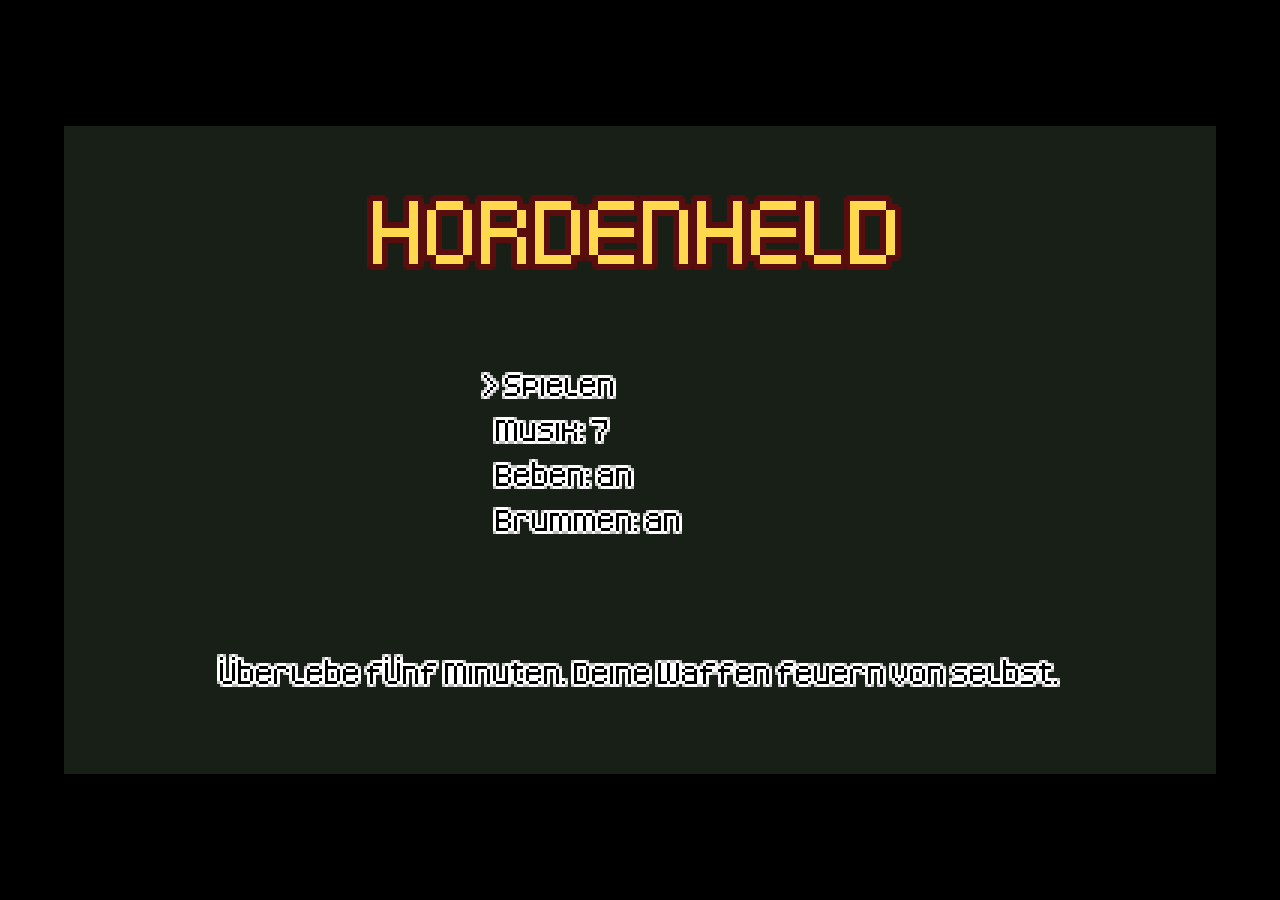
<file: 07-hordenheld/web/index.html>
<!DOCTYPE html>
<html lang="en">
	<head>
		<meta charset="utf-8">
		<meta name="viewport" content="width=device-width, user-scalable=no, initial-scale=1.0">
		<title>Hordenheld</title>
		<style>
html, body, #canvas {
	margin: 0;
	padding: 0;
	border: 0;
}

body {
	color: white;
	background-color: black;
	overflow: hidden;
	touch-action: none;
}

#canvas {
	display: block;
}

#canvas:focus {
	outline: none;
}

#status, #status-splash, #status-progress {
	position: absolute;
	left: 0;
	right: 0;
}

#status, #status-splash {
	top: 0;
	bottom: 0;
}

#status {
	background-color: #bd6c4a;
	display: flex;
	flex-direction: column;
	justify-content: center;
	align-items: center;
	visibility: hidden;
}

#status-splash {
	max-height: 100%;
	max-width: 100%;
	margin: auto;
}

#status-splash.show-image--false {
	display: none;
}

#status-splash.fullsize--true {
	height: 100%;
	width: 100%;
	object-fit: contain;
}

#status-splash.use-filter--false {
	image-rendering: pixelated;
}

#status-progress, #status-notice {
	display: none;
}

#status-progress {
	bottom: 10%;
	width: 50%;
	margin: 0 auto;
}

#status-notice {
	background-color: #5b3943;
	border-radius: 0.5rem;
	border: 1px solid #9b3943;
	color: #e0e0e0;
	font-family: 'Noto Sans', 'Droid Sans', Arial, sans-serif;
	line-height: 1.3;
	margin: 0 2rem;
	overflow: hidden;
	padding: 1rem;
	text-align: center;
	z-index: 1;
}
		</style>
		<link id="-gd-engine-icon" rel="icon" type="image/png" href="index.icon.png" />
<link rel="apple-touch-icon" href="index.apple-touch-icon.png"/>

	</head>
	<body>
		<canvas id="canvas">
			Your browser does not support the canvas tag.
		</canvas>

		<noscript>
			Your browser does not support JavaScript.
		</noscript>

		<div id="status">
			<img id="status-splash" class="show-image--true fullsize--true use-filter--true" src="index.png" alt="">
			<progress id="status-progress"></progress>
			<div id="status-notice"></div>
		</div>

		<script src="index.js"></script>
		<script>
const GODOT_CONFIG = {"args":[],"canvasResizePolicy":2,"emscriptenPoolSize":8,"ensureCrossOriginIsolationHeaders":true,"executable":"index","experimentalVK":false,"fileSizes":{"index.pck":558352,"index.wasm":39514754},"focusCanvas":true,"gdextensionLibs":[],"godotPoolSize":4};
const GODOT_THREADS_ENABLED = false;
const engine = new Engine(GODOT_CONFIG);

(function () {
	const statusOverlay = document.getElementById('status');
	const statusProgress = document.getElementById('status-progress');
	const statusNotice = document.getElementById('status-notice');

	let initializing = true;
	let statusMode = '';

	function setStatusMode(mode) {
		if (statusMode === mode || !initializing) {
			return;
		}
		if (mode === 'hidden') {
			statusOverlay.remove();
			initializing = false;
			return;
		}
		statusOverlay.style.visibility = 'visible';
		statusProgress.style.display = mode === 'progress' ? 'block' : 'none';
		statusNotice.style.display = mode === 'notice' ? 'block' : 'none';
		statusMode = mode;
	}

	function setStatusNotice(text) {
		while (statusNotice.lastChild) {
			statusNotice.removeChild(statusNotice.lastChild);
		}
		const lines = text.split('\n');
		lines.forEach((line) => {
			statusNotice.appendChild(document.createTextNode(line));
			statusNotice.appendChild(document.createElement('br'));
		});
	}

	function displayFailureNotice(err) {
		console.error(err);
		if (err instanceof Error) {
			setStatusNotice(err.message);
		} else if (typeof err === 'string') {
			setStatusNotice(err);
		} else {
			setStatusNotice('An unknown error occurred.');
		}
		setStatusMode('notice');
		initializing = false;
	}

	const missing = Engine.getMissingFeatures({
		threads: GODOT_THREADS_ENABLED,
	});

	if (missing.length !== 0) {
		if (GODOT_CONFIG['serviceWorker'] && GODOT_CONFIG['ensureCrossOriginIsolationHeaders'] && 'serviceWorker' in navigator) {
			let serviceWorkerRegistrationPromise;
			try {
				serviceWorkerRegistrationPromise = navigator.serviceWorker.getRegistration();
			} catch (err) {
				serviceWorkerRegistrationPromise = Promise.reject(new Error('Service worker registration failed.'));
			}
			// There's a chance that installing the service worker would fix the issue
			Promise.race([
				serviceWorkerRegistrationPromise.then((registration) => {
					if (registration != null) {
						return Promise.reject(new Error('Service worker already exists.'));
					}
					return registration;
				}).then(() => engine.installServiceWorker()),
				// For some reason, `getRegistration()` can stall
				new Promise((resolve) => {
					setTimeout(() => resolve(), 2000);
				}),
			]).then(() => {
				// Reload if there was no error.
				window.location.reload();
			}).catch((err) => {
				console.error('Error while registering service worker:', err);
			});
		} else {
			// Display the message as usual
			const missingMsg = 'Error\nThe following features required to run Godot projects on the Web are missing:\n';
			displayFailureNotice(missingMsg + missing.join('\n'));
		}
	} else {
		setStatusMode('progress');
		engine.startGame({
			'onProgress': function (current, total) {
				if (current > 0 && total > 0) {
					statusProgress.value = current;
					statusProgress.max = total;
				} else {
					statusProgress.removeAttribute('value');
					statusProgress.removeAttribute('max');
				}
			},
		}).then(() => {
			setStatusMode('hidden');
		}, displayFailureNotice);
	}
}());
		</script>
	</body>
</html>
</file>
<file: 06-kerkerheld/web/touch.css>
/* Die Ebene liegt über allem, lässt Berührungen aber durch, außer auf den Knöpfen */
#touch {
  position: fixed;
  inset: 0;
  pointer-events: none;
  display: flex;
  justify-content: space-between;
  align-items: flex-end;
  padding: 24px;
  box-sizing: border-box;
  user-select: none;
  -webkit-user-select: none;
  -webkit-touch-callout: none;
  font-family: sans-serif;
}

/* Querformat: Der Rand ist links und rechts, die Knöpfe sitzen in der Mitte der Höhe */
@media (orientation: landscape) {
  #touch { align-items: center; padding: 12px; }
}

.kreuz, .knoepfe button { pointer-events: auto; touch-action: none; }

/* Steuerkreuz: ein Kreis mit vier Pfeilen */
.kreuz {
  position: relative;
  width: min(40vmin, 170px);
  aspect-ratio: 1;
  border-radius: 50%;
  background: rgba(255, 255, 255, 0.08);
  border: 2px solid rgba(255, 255, 255, 0.25);
}
.kreuz span {
  position: absolute;
  color: rgba(255, 255, 255, 0.5);
  font-size: min(8vmin, 32px);
  transform: translate(-50%, -50%);
}
.kreuz span[data-code="ArrowUp"]    { left: 50%; top: 18%; }
.kreuz span[data-code="ArrowDown"]  { left: 50%; top: 82%; }
.kreuz span[data-code="ArrowLeft"]  { left: 18%; top: 50%; }
.kreuz span[data-code="ArrowRight"] { left: 82%; top: 50%; }

.knoepfe {
  display: flex;
  flex-direction: column;
  align-items: center;
  gap: 20px;
}
.knoepfe button {
  border: 2px solid rgba(255, 255, 255, 0.25);
  background: rgba(255, 255, 255, 0.08);
  color: rgba(255, 255, 255, 0.6);
  font-weight: bold;
}
.knoepfe .a {
  width: min(22vmin, 90px);
  aspect-ratio: 1;
  border-radius: 50%;
  font-size: min(8vmin, 32px);
}
.knoepfe .start {
  padding: 6px 14px;
  border-radius: 999px;
  font-size: 12px;
  letter-spacing: 2px;
}

/* Gedrückt: smaragdgrün, wie die Münzen */
.kreuz span.an { color: #00f24d; }
.knoepfe button.an { background: rgba(0, 242, 77, 0.3); border-color: #00f24d; color: #fff; }
</file>
